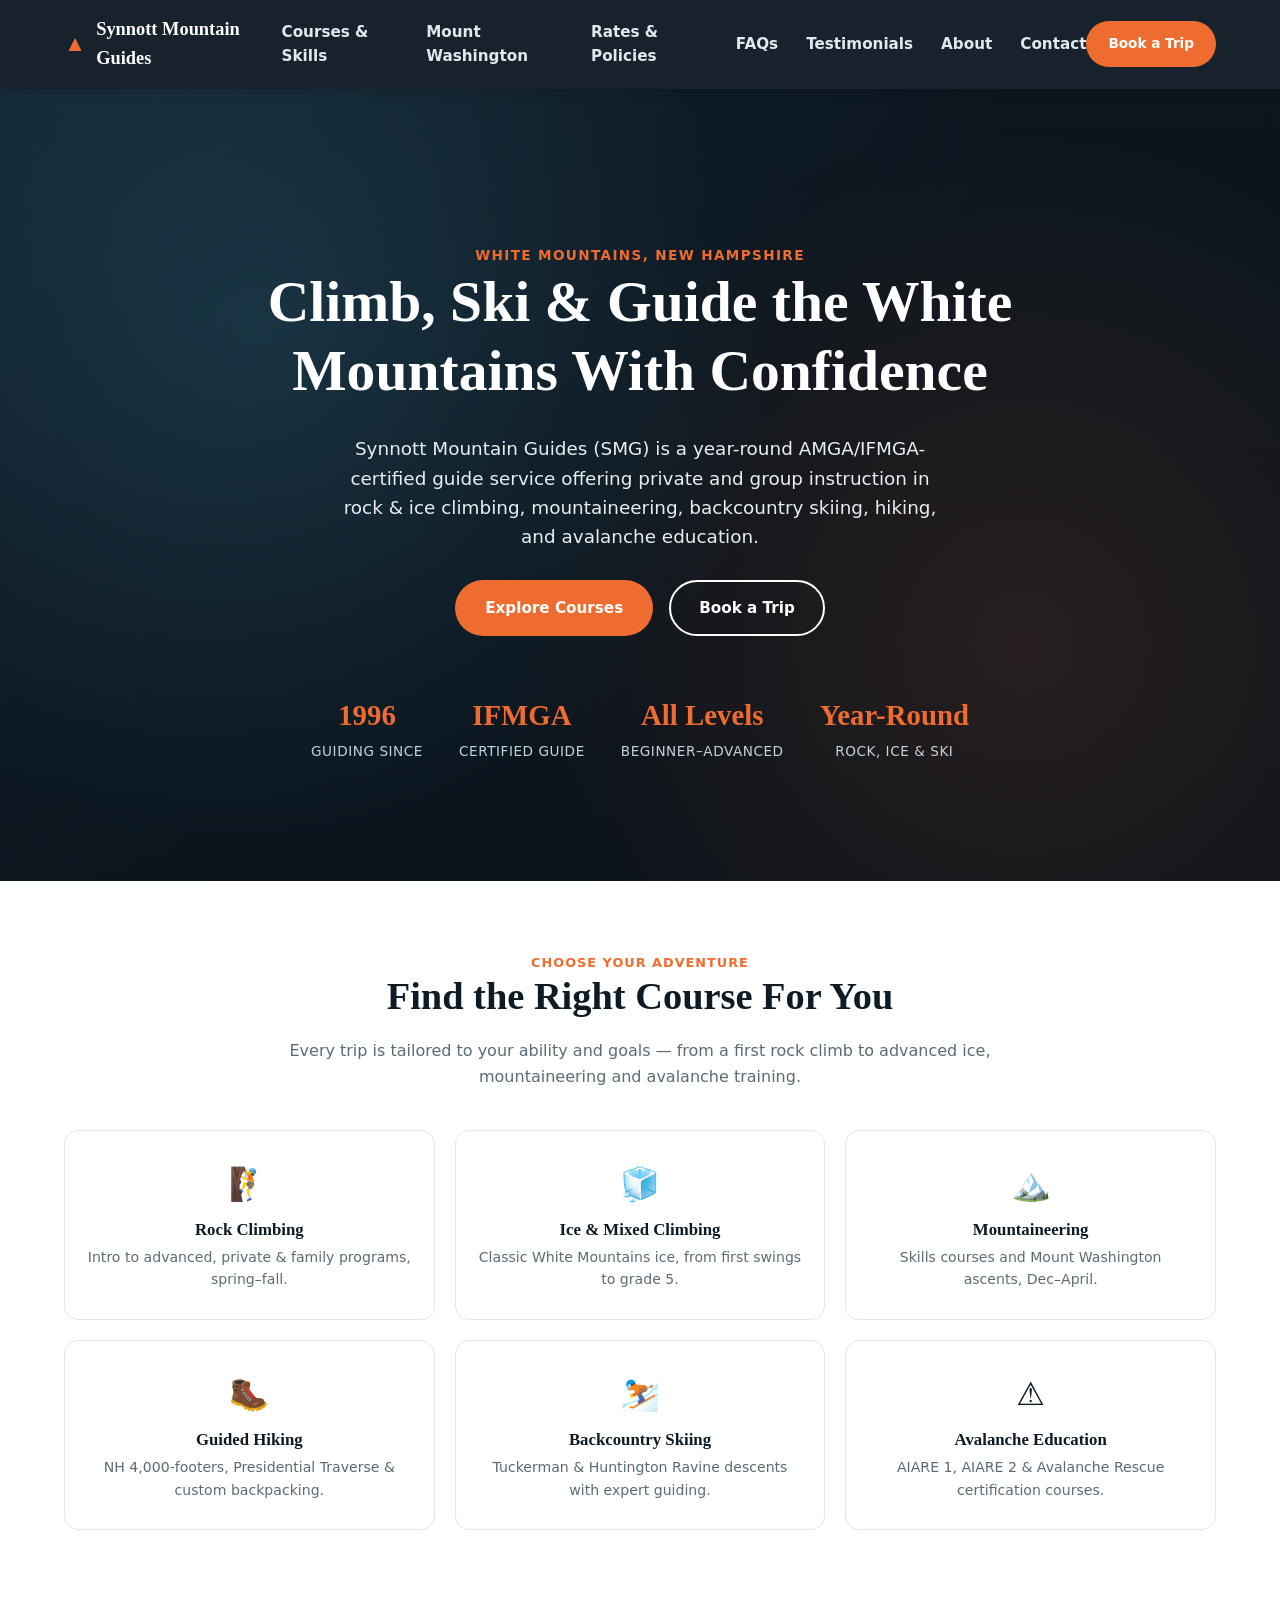
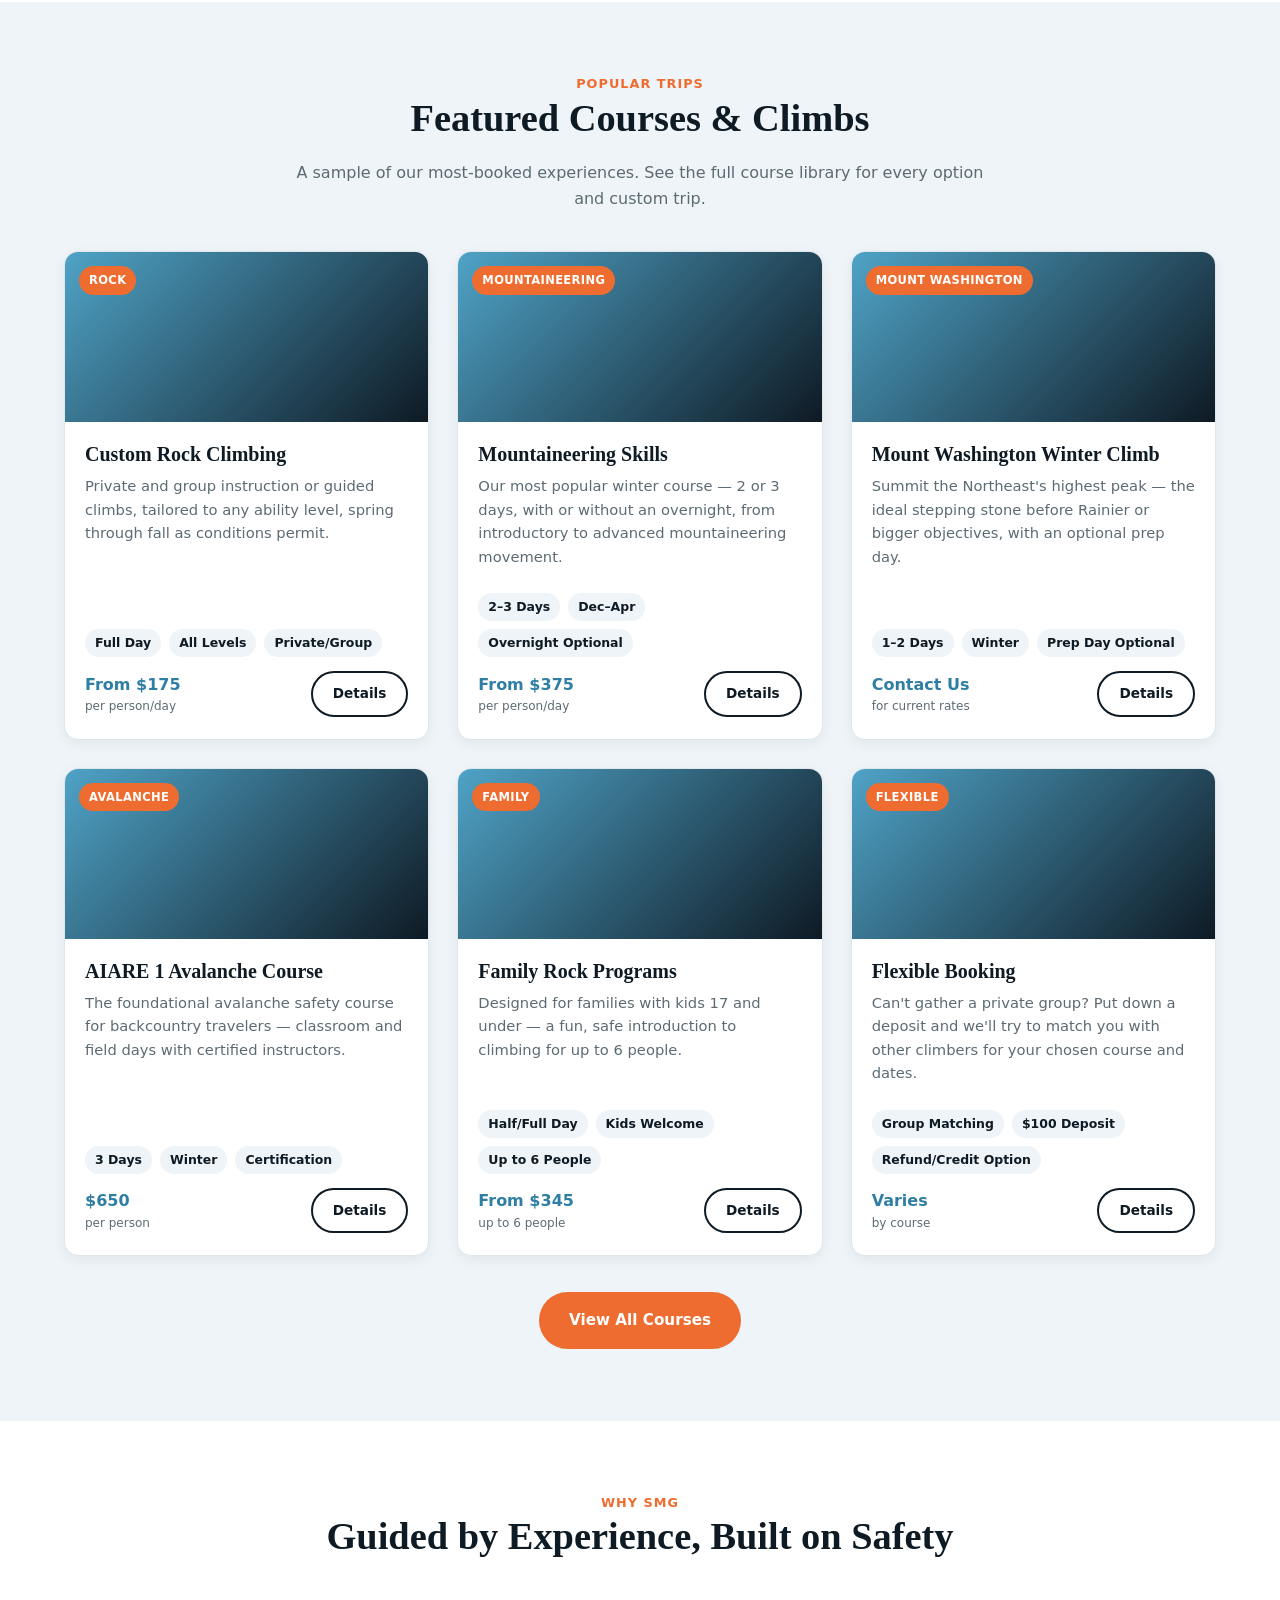
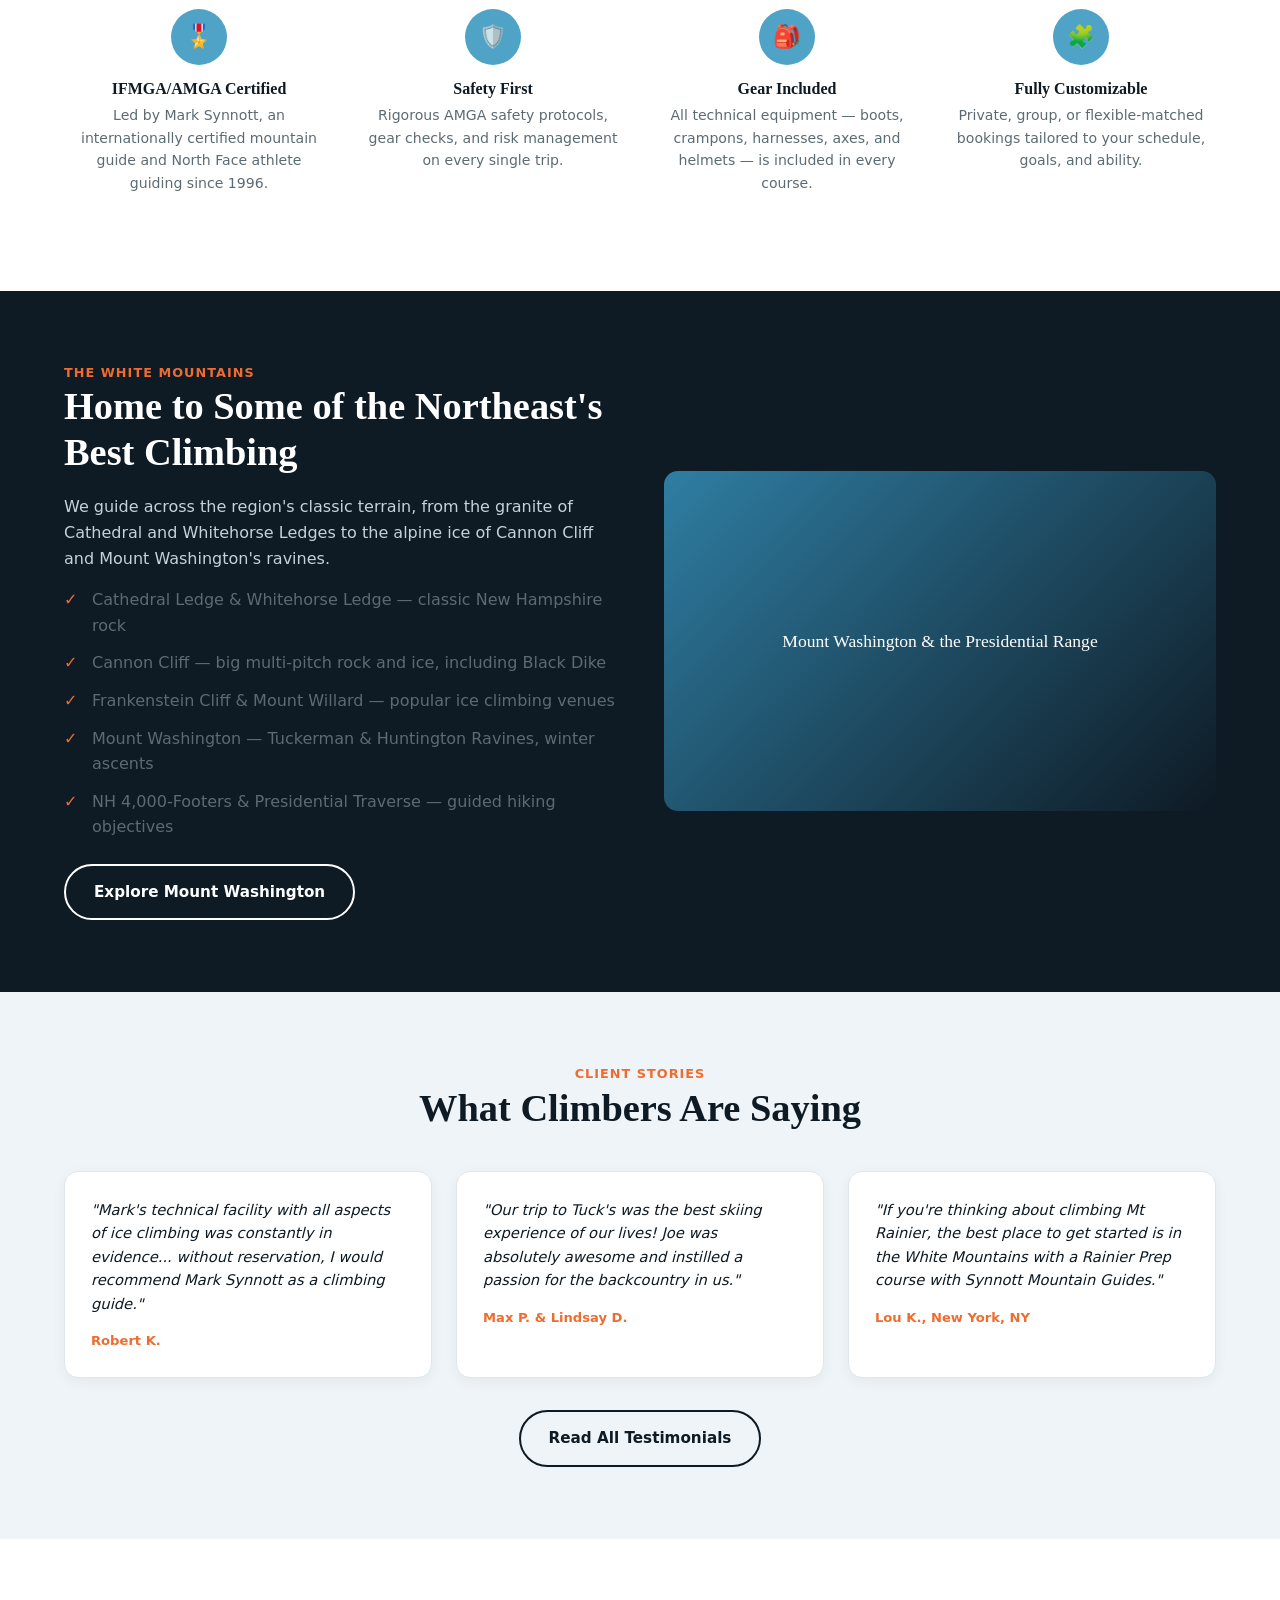
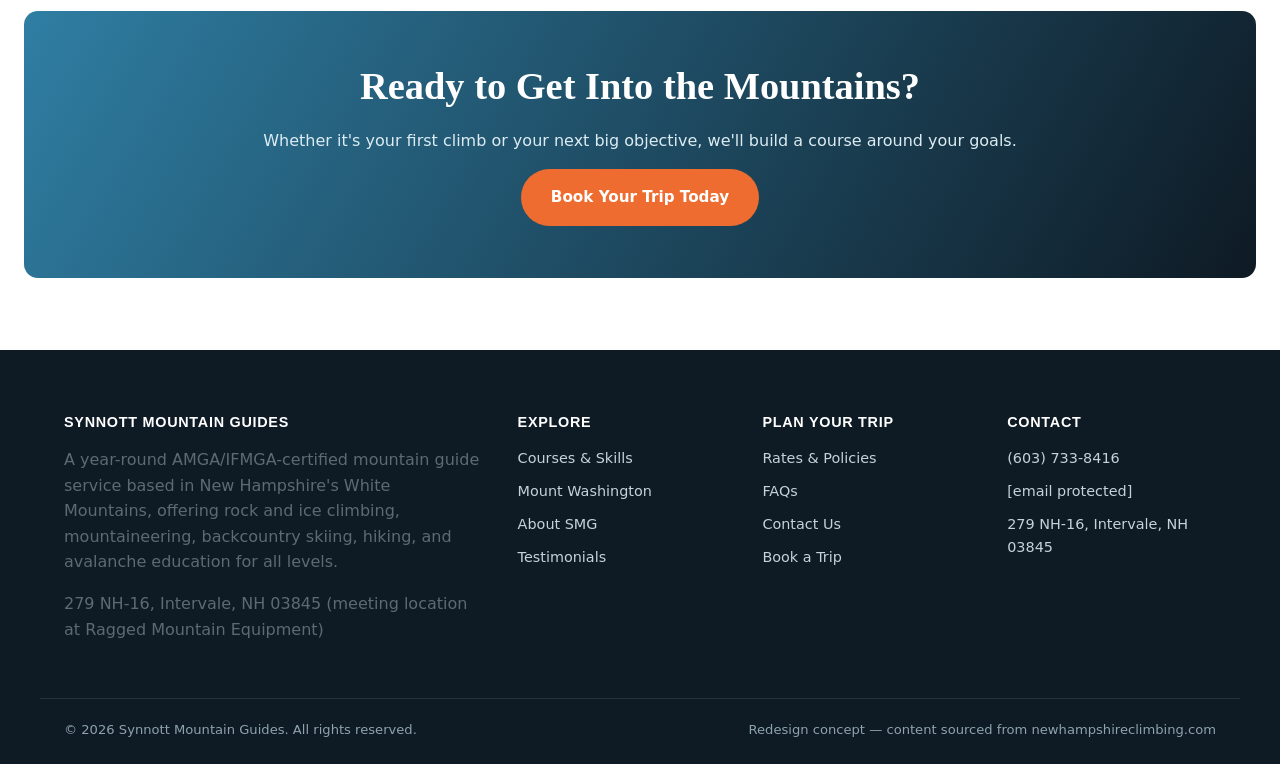
<file: index.html>
<!DOCTYPE html>
<html lang="en">
<head>
<meta charset="UTF-8">
<meta name="viewport" content="width=device-width, initial-scale=1.0">
<title>Synnott Mountain Guides | New Hampshire Climbing, Mountaineering & Skiing</title>
<meta name="description" content="Synnott Mountain Guides offers private and group climbing, mountaineering, backcountry skiing, hiking, and avalanche education in New Hampshire's White Mountains.">
<link rel="stylesheet" href="css/styles.css">
</head>
<body>
<a href="#main" class="skip-link">Skip to content</a>
<header>
  <nav class="nav">
    <a href="index.html" class="logo"><span class="peak">▲</span> Synnott Mountain Guides</a>
    <button class="menu-toggle" aria-label="Toggle menu">☰</button>
    <div class="nav-links">
      <a href="courses.html">Courses & Skills</a>
      <a href="mount-washington.html">Mount Washington</a>
      <a href="rates-policies.html">Rates & Policies</a>
      <a href="faqs.html">FAQs</a>
      <a href="testimonials.html">Testimonials</a>
      <a href="about.html">About</a>
      <a href="contact.html">Contact</a>
    </div>
    <div class="nav-cta">
      <a href="contact.html#book" class="btn btn-primary btn-sm">Book a Trip</a>
    </div>
  </nav>
</header>
<main id="main">
<section class="hero">
  <div class="hero-content">
    <div class="eyebrow">White Mountains, New Hampshire</div>
    <h1>Climb, Ski & Guide the White Mountains With Confidence</h1>
    <p class="lead">Synnott Mountain Guides (SMG) is a year-round AMGA/IFMGA-certified guide service offering private and group instruction in rock &amp; ice climbing, mountaineering, backcountry skiing, hiking, and avalanche education.</p>
    <div class="hero-actions">
      <a href="courses.html" class="btn btn-primary">Explore Courses</a>
      <a href="contact.html#book" class="btn btn-outline">Book a Trip</a>
    </div>
    <div class="hero-stats">
      <div><strong>1996</strong><span>Guiding Since</span></div>
      <div><strong>IFMGA</strong><span>Certified Guide</span></div>
      <div><strong>All Levels</strong><span>Beginner–Advanced</span></div>
      <div><strong>Year-Round</strong><span>Rock, Ice & Ski</span></div>
    </div>
  </div>
</section>

<section class="section">
  <div class="wrap">
    <div class="section-head">
      <div class="eyebrow">Choose Your Adventure</div>
      <h2>Find the Right Course For You</h2>
      <p>Every trip is tailored to your ability and goals — from a first rock climb to advanced ice, mountaineering and avalanche training.</p>
    </div>
    <div class="activity-grid">
      <div class="activity-card"><div class="icon">🧗</div><h3>Rock Climbing</h3><p>Intro to advanced, private &amp; family programs, spring–fall.</p></div>
      <div class="activity-card"><div class="icon">🧊</div><h3>Ice & Mixed Climbing</h3><p>Classic White Mountains ice, from first swings to grade 5.</p></div>
      <div class="activity-card"><div class="icon">🏔️</div><h3>Mountaineering</h3><p>Skills courses and Mount Washington ascents, Dec–April.</p></div>
      <div class="activity-card"><div class="icon">🥾</div><h3>Guided Hiking</h3><p>NH 4,000-footers, Presidential Traverse &amp; custom backpacking.</p></div>
      <div class="activity-card"><div class="icon">⛷️</div><h3>Backcountry Skiing</h3><p>Tuckerman &amp; Huntington Ravine descents with expert guiding.</p></div>
      <div class="activity-card"><div class="icon">⚠️</div><h3>Avalanche Education</h3><p>AIARE 1, AIARE 2 &amp; Avalanche Rescue certification courses.</p></div>
    </div>
  </div>
</section>

<section class="section bg-alt">
  <div class="wrap">
    <div class="section-head">
      <div class="eyebrow">Popular Trips</div>
      <h2>Featured Courses & Climbs</h2>
      <p>A sample of our most-booked experiences. See the full course library for every option and custom trip.</p>
    </div>
    <div class="trip-grid">
      <div class="trip-card">
        <div class="trip-img"><span>Rock</span></div>
        <div class="trip-body">
          <h3>Custom Rock Climbing</h3>
          <p>Private and group instruction or guided climbs, tailored to any ability level, spring through fall as conditions permit.</p>
          <div class="trip-meta"><span>Full Day</span><span>All Levels</span><span>Private/Group</span></div>
          <div class="trip-footer"><div class="trip-price">From $175<small>per person/day</small></div><a href="courses.html#rock" class="btn btn-outline-dark btn-sm">Details</a></div>
        </div>
      </div>
      <div class="trip-card">
        <div class="trip-img"><span>Mountaineering</span></div>
        <div class="trip-body">
          <h3>Mountaineering Skills</h3>
          <p>Our most popular winter course — 2 or 3 days, with or without an overnight, from introductory to advanced mountaineering movement.</p>
          <div class="trip-meta"><span>2–3 Days</span><span>Dec–Apr</span><span>Overnight Optional</span></div>
          <div class="trip-footer"><div class="trip-price">From $375<small>per person/day</small></div><a href="courses.html#mountaineering" class="btn btn-outline-dark btn-sm">Details</a></div>
        </div>
      </div>
      <div class="trip-card">
        <div class="trip-img"><span>Mount Washington</span></div>
        <div class="trip-body">
          <h3>Mount Washington Winter Climb</h3>
          <p>Summit the Northeast's highest peak — the ideal stepping stone before Rainier or bigger objectives, with an optional prep day.</p>
          <div class="trip-meta"><span>1–2 Days</span><span>Winter</span><span>Prep Day Optional</span></div>
          <div class="trip-footer"><div class="trip-price">Contact Us<small>for current rates</small></div><a href="mount-washington.html" class="btn btn-outline-dark btn-sm">Details</a></div>
        </div>
      </div>
      <div class="trip-card">
        <div class="trip-img"><span>Avalanche</span></div>
        <div class="trip-body">
          <h3>AIARE 1 Avalanche Course</h3>
          <p>The foundational avalanche safety course for backcountry travelers — classroom and field days with certified instructors.</p>
          <div class="trip-meta"><span>3 Days</span><span>Winter</span><span>Certification</span></div>
          <div class="trip-footer"><div class="trip-price">$650<small>per person</small></div><a href="courses.html#avalanche" class="btn btn-outline-dark btn-sm">Details</a></div>
        </div>
      </div>
      <div class="trip-card">
        <div class="trip-img"><span>Family</span></div>
        <div class="trip-body">
          <h3>Family Rock Programs</h3>
          <p>Designed for families with kids 17 and under — a fun, safe introduction to climbing for up to 6 people.</p>
          <div class="trip-meta"><span>Half/Full Day</span><span>Kids Welcome</span><span>Up to 6 People</span></div>
          <div class="trip-footer"><div class="trip-price">From $345<small>up to 6 people</small></div><a href="courses.html#family" class="btn btn-outline-dark btn-sm">Details</a></div>
        </div>
      </div>
      <div class="trip-card">
        <div class="trip-img"><span>Flexible</span></div>
        <div class="trip-body">
          <h3>Flexible Booking</h3>
          <p>Can't gather a private group? Put down a deposit and we'll try to match you with other climbers for your chosen course and dates.</p>
          <div class="trip-meta"><span>Group Matching</span><span>$100 Deposit</span><span>Refund/Credit Option</span></div>
          <div class="trip-footer"><div class="trip-price">Varies<small>by course</small></div><a href="courses.html#flexible" class="btn btn-outline-dark btn-sm">Details</a></div>
        </div>
      </div>
    </div>
    <div style="text-align:center;margin-top:36px;"><a href="courses.html" class="btn btn-primary">View All Courses</a></div>
  </div>
</section>

<section class="section">
  <div class="wrap">
    <div class="section-head">
      <div class="eyebrow">Why SMG</div>
      <h2>Guided by Experience, Built on Safety</h2>
    </div>
    <div class="feature-grid">
      <div class="feature"><div class="icon">🎖️</div><h3>IFMGA/AMGA Certified</h3><p>Led by Mark Synnott, an internationally certified mountain guide and North Face athlete guiding since 1996.</p></div>
      <div class="feature"><div class="icon">🛡️</div><h3>Safety First</h3><p>Rigorous AMGA safety protocols, gear checks, and risk management on every single trip.</p></div>
      <div class="feature"><div class="icon">🎒</div><h3>Gear Included</h3><p>All technical equipment — boots, crampons, harnesses, axes, and helmets — is included in every course.</p></div>
      <div class="feature"><div class="icon">🧩</div><h3>Fully Customizable</h3><p>Private, group, or flexible-matched bookings tailored to your schedule, goals, and ability.</p></div>
    </div>
  </div>
</section>

<section class="section bg-dark">
  <div class="wrap split">
    <div>
      <div class="eyebrow" style="color:var(--orange);text-transform:uppercase;font-weight:700;letter-spacing:.08em;font-size:.8rem;">The White Mountains</div>
      <h2 style="color:#fff;">Home to Some of the Northeast's Best Climbing</h2>
      <p>We guide across the region's classic terrain, from the granite of Cathedral and Whitehorse Ledges to the alpine ice of Cannon Cliff and Mount Washington's ravines.</p>
      <ul>
        <li>Cathedral Ledge & Whitehorse Ledge — classic New Hampshire rock</li>
        <li>Cannon Cliff — big multi-pitch rock and ice, including Black Dike</li>
        <li>Frankenstein Cliff & Mount Willard — popular ice climbing venues</li>
        <li>Mount Washington — Tuckerman & Huntington Ravines, winter ascents</li>
        <li>NH 4,000-Footers & Presidential Traverse — guided hiking objectives</li>
      </ul>
      <a href="mount-washington.html" class="btn btn-outline">Explore Mount Washington</a>
    </div>
    <div class="split-media">Mount Washington &amp; the Presidential Range</div>
  </div>
</section>

<section class="section bg-alt">
  <div class="wrap">
    <div class="section-head">
      <div class="eyebrow">Client Stories</div>
      <h2>What Climbers Are Saying</h2>
    </div>
    <div class="testi-grid">
      <div class="testi-card"><p>"Mark's technical facility with all aspects of ice climbing was constantly in evidence... without reservation, I would recommend Mark Synnott as a climbing guide."</p><div class="who">Robert K.</div></div>
      <div class="testi-card"><p>"Our trip to Tuck's was the best skiing experience of our lives! Joe was absolutely awesome and instilled a passion for the backcountry in us."</p><div class="who">Max P. & Lindsay D.</div></div>
      <div class="testi-card"><p>"If you're thinking about climbing Mt Rainier, the best place to get started is in the White Mountains with a Rainier Prep course with Synnott Mountain Guides."</p><div class="who">Lou K., New York, NY</div></div>
    </div>
    <div style="text-align:center;margin-top:32px;"><a href="testimonials.html" class="btn btn-outline-dark">Read All Testimonials</a></div>
  </div>
</section>

<section class="section">
  <div class="cta-banner">
    <h2>Ready to Get Into the Mountains?</h2>
    <p>Whether it's your first climb or your next big objective, we'll build a course around your goals.</p>
    <a href="contact.html#book" class="btn btn-primary">Book Your Trip Today</a>
  </div>
</section>
</main><footer>
  <div class="wrap">
    <div class="footer-grid">
      <div>
        <h4>Synnott Mountain Guides</h4>
        <p>A year-round AMGA/IFMGA-certified mountain guide service based in New Hampshire's White Mountains, offering rock and ice climbing, mountaineering, backcountry skiing, hiking, and avalanche education for all levels.</p>
        <p>279 NH-16, Intervale, NH 03845 (meeting location at Ragged Mountain Equipment)</p>
      </div>
      <div>
        <h4>Explore</h4>
        <ul>
          <li><a href="courses.html">Courses & Skills</a></li>
          <li><a href="mount-washington.html">Mount Washington</a></li>
          <li><a href="about.html">About SMG</a></li>
          <li><a href="testimonials.html">Testimonials</a></li>
        </ul>
      </div>
      <div>
        <h4>Plan Your Trip</h4>
        <ul>
          <li><a href="rates-policies.html">Rates & Policies</a></li>
          <li><a href="faqs.html">FAQs</a></li>
          <li><a href="contact.html">Contact Us</a></li>
          <li><a href="contact.html#book">Book a Trip</a></li>
        </ul>
      </div>
      <div>
        <h4>Contact</h4>
        <ul>
          <li>(603) 733-8416</li>
          <li><a href="mailto:[email protected]">[email protected]</a></li>
          <li>279 NH-16, Intervale, NH 03845</li>
        </ul>
      </div>
    </div>
  </div>
  <div class="footer-bottom">
    <span>&copy; 2026 Synnott Mountain Guides. All rights reserved.</span>
    <span>Redesign concept — content sourced from newhampshireclimbing.com</span>
  </div>
</footer>
<div class="sticky-book">
  <strong>Ready to climb?</strong>
  <a href="contact.html#book" class="btn btn-primary btn-sm">Book a Trip</a>
</div>
<script src="js/main.js"></script>
</body></html>
</file>
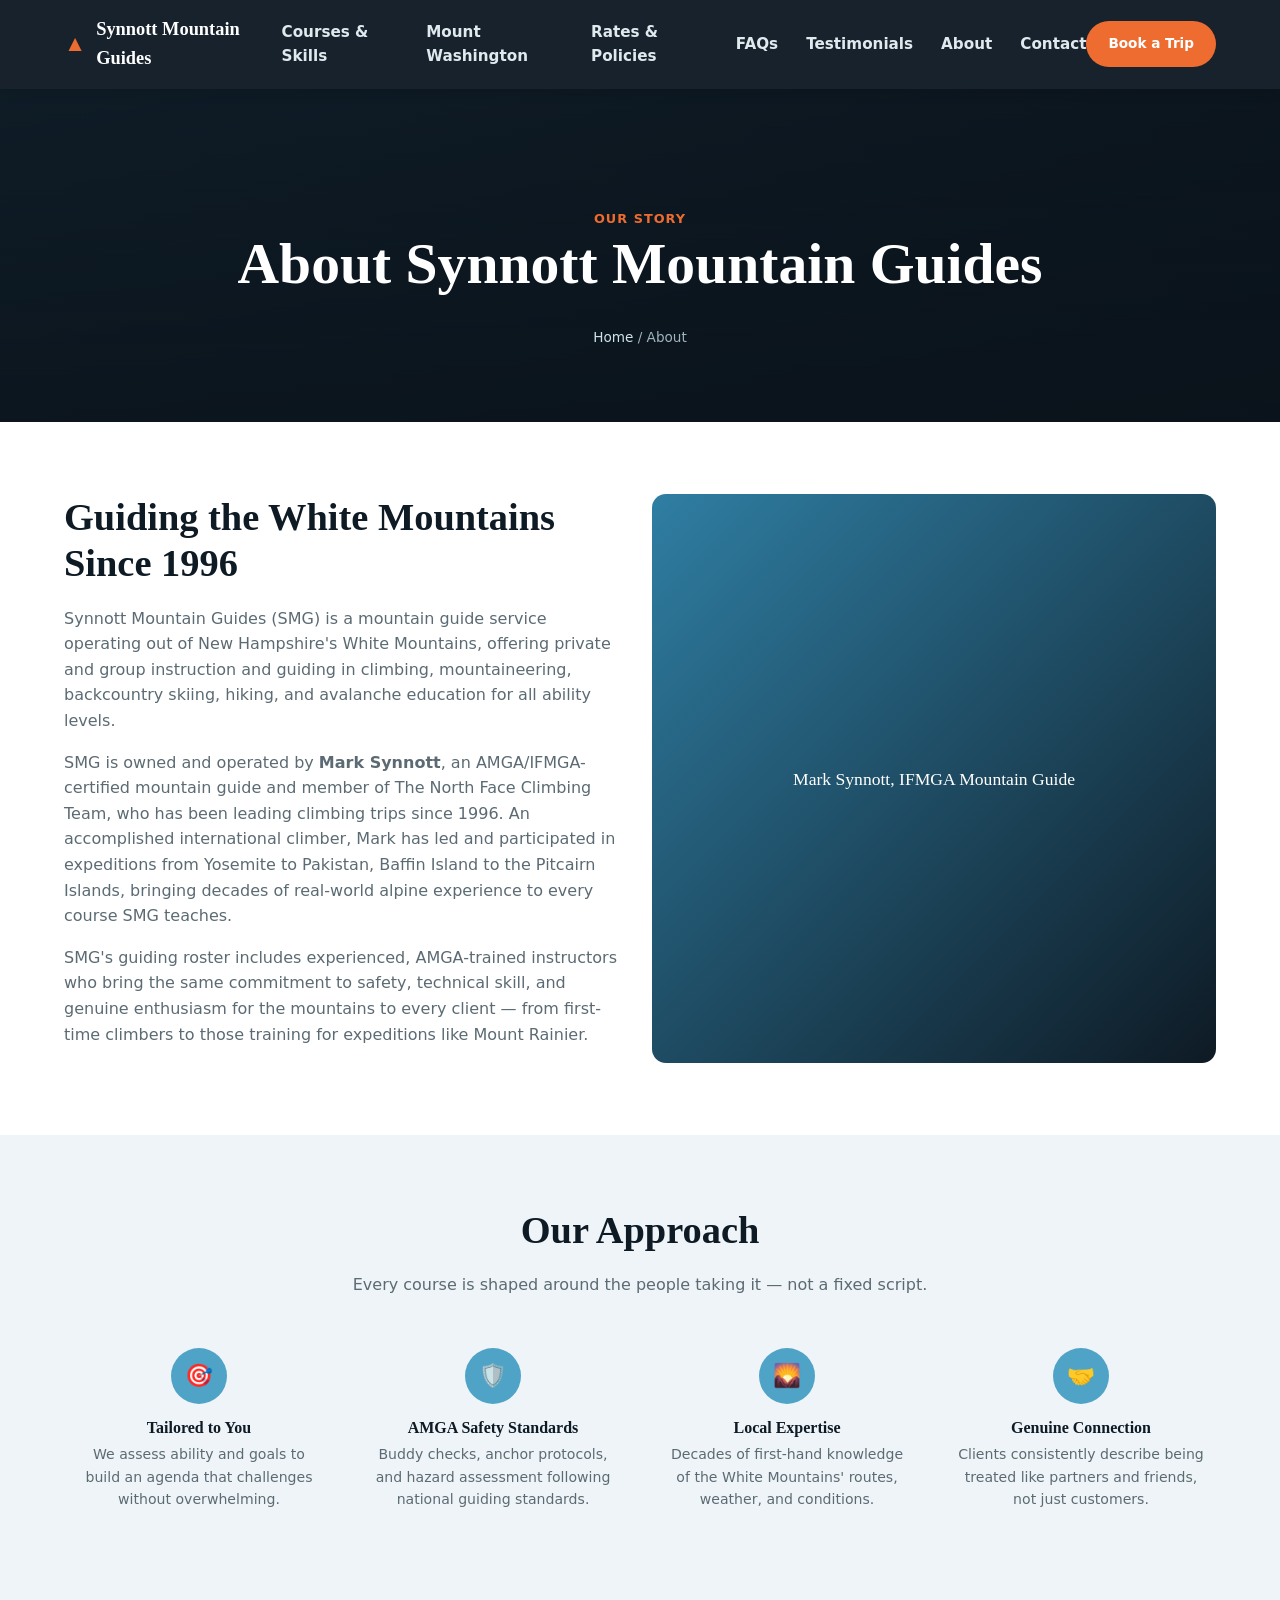
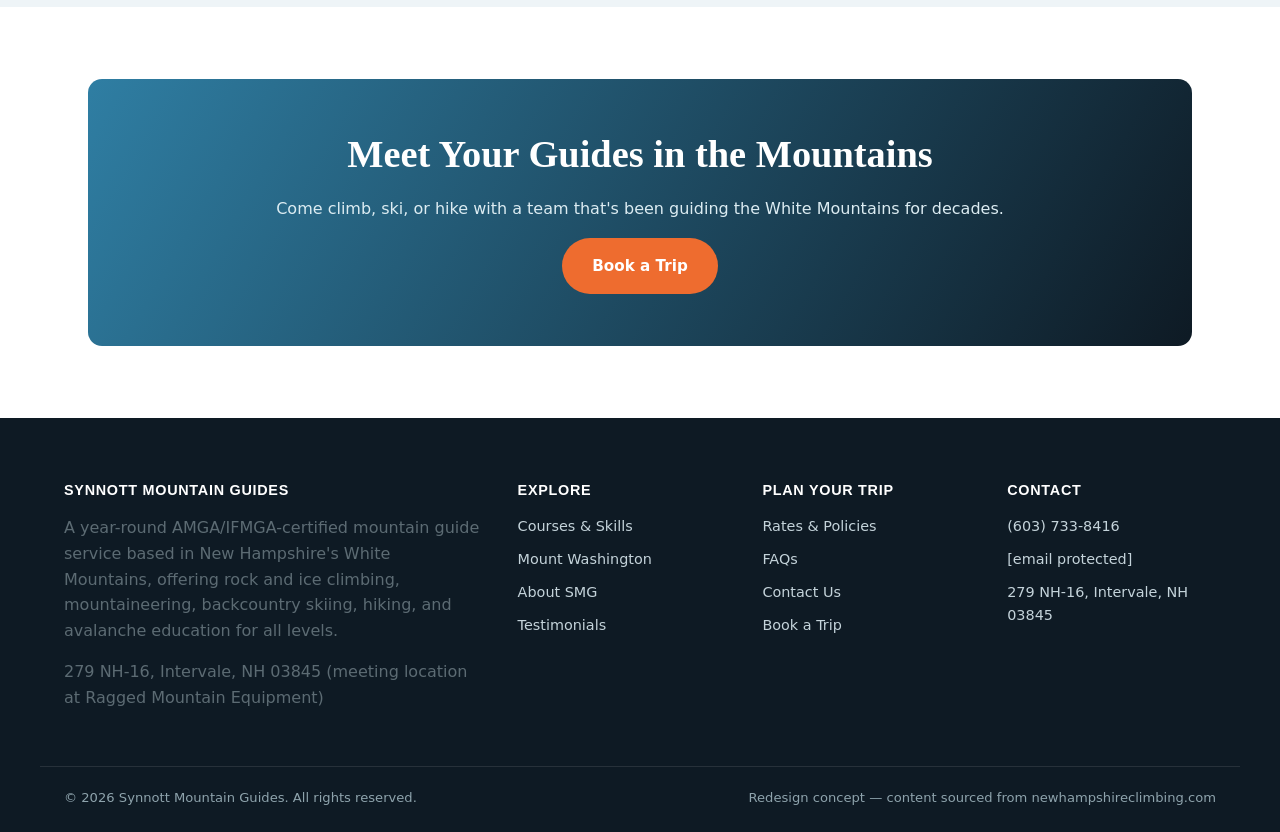
<file: about.html>
<!DOCTYPE html>
<html lang="en">
<head>
<meta charset="UTF-8">
<meta name="viewport" content="width=device-width, initial-scale=1.0">
<title>About | Synnott Mountain Guides</title>
<meta name="description" content="Learn about Synnott Mountain Guides, led by AMGA/IFMGA-certified guide Mark Synnott, guiding New Hampshire's White Mountains since 1996.">
<link rel="stylesheet" href="css/styles.css">
</head>
<body>
<a href="#main" class="skip-link">Skip to content</a>
<header>
  <nav class="nav">
    <a href="index.html" class="logo"><span class="peak">▲</span> Synnott Mountain Guides</a>
    <button class="menu-toggle" aria-label="Toggle menu">☰</button>
    <div class="nav-links">
      <a href="courses.html">Courses & Skills</a>
      <a href="mount-washington.html">Mount Washington</a>
      <a href="rates-policies.html">Rates & Policies</a>
      <a href="faqs.html">FAQs</a>
      <a href="testimonials.html">Testimonials</a>
      <a href="about.html">About</a>
      <a href="contact.html">Contact</a>
    </div>
    <div class="nav-cta">
      <a href="contact.html#book" class="btn btn-primary btn-sm">Book a Trip</a>
    </div>
  </nav>
</header>
<main id="main">
<section class="page-hero">
  <div class="eyebrow">Our Story</div>
  <h1>About Synnott Mountain Guides</h1>
  <p class="breadcrumb"><a href="index.html">Home</a> / About</p>
</section>

<section class="section">
  <div class="wrap grid-2">
    <div>
      <h2>Guiding the White Mountains Since 1996</h2>
      <p>Synnott Mountain Guides (SMG) is a mountain guide service operating out of New Hampshire's White Mountains, offering private and group instruction and guiding in climbing, mountaineering, backcountry skiing, hiking, and avalanche education for all ability levels.</p>
      <p>SMG is owned and operated by <strong>Mark Synnott</strong>, an AMGA/IFMGA-certified mountain guide and member of The North Face Climbing Team, who has been leading climbing trips since 1996. An accomplished international climber, Mark has led and participated in expeditions from Yosemite to Pakistan, Baffin Island to the Pitcairn Islands, bringing decades of real-world alpine experience to every course SMG teaches.</p>
      <p>SMG's guiding roster includes experienced, AMGA-trained instructors who bring the same commitment to safety, technical skill, and genuine enthusiasm for the mountains to every client — from first-time climbers to those training for expeditions like Mount Rainier.</p>
    </div>
    <div class="split-media">Mark Synnott, IFMGA Mountain Guide</div>
  </div>
</section>

<section class="section bg-alt">
  <div class="wrap">
    <div class="section-head">
      <h2>Our Approach</h2>
      <p>Every course is shaped around the people taking it — not a fixed script.</p>
    </div>
    <div class="feature-grid">
      <div class="feature"><div class="icon">🎯</div><h3>Tailored to You</h3><p>We assess ability and goals to build an agenda that challenges without overwhelming.</p></div>
      <div class="feature"><div class="icon">🛡️</div><h3>AMGA Safety Standards</h3><p>Buddy checks, anchor protocols, and hazard assessment following national guiding standards.</p></div>
      <div class="feature"><div class="icon">🌄</div><h3>Local Expertise</h3><p>Decades of first-hand knowledge of the White Mountains' routes, weather, and conditions.</p></div>
      <div class="feature"><div class="icon">🤝</div><h3>Genuine Connection</h3><p>Clients consistently describe being treated like partners and friends, not just customers.</p></div>
    </div>
  </div>
</section>

<section class="section">
  <div class="wrap">
    <div class="cta-banner">
      <h2>Meet Your Guides in the Mountains</h2>
      <p>Come climb, ski, or hike with a team that's been guiding the White Mountains for decades.</p>
      <a href="contact.html#book" class="btn btn-primary">Book a Trip</a>
    </div>
  </div>
</section>
</main><footer>
  <div class="wrap">
    <div class="footer-grid">
      <div>
        <h4>Synnott Mountain Guides</h4>
        <p>A year-round AMGA/IFMGA-certified mountain guide service based in New Hampshire's White Mountains, offering rock and ice climbing, mountaineering, backcountry skiing, hiking, and avalanche education for all levels.</p>
        <p>279 NH-16, Intervale, NH 03845 (meeting location at Ragged Mountain Equipment)</p>
      </div>
      <div>
        <h4>Explore</h4>
        <ul>
          <li><a href="courses.html">Courses & Skills</a></li>
          <li><a href="mount-washington.html">Mount Washington</a></li>
          <li><a href="about.html">About SMG</a></li>
          <li><a href="testimonials.html">Testimonials</a></li>
        </ul>
      </div>
      <div>
        <h4>Plan Your Trip</h4>
        <ul>
          <li><a href="rates-policies.html">Rates & Policies</a></li>
          <li><a href="faqs.html">FAQs</a></li>
          <li><a href="contact.html">Contact Us</a></li>
          <li><a href="contact.html#book">Book a Trip</a></li>
        </ul>
      </div>
      <div>
        <h4>Contact</h4>
        <ul>
          <li>(603) 733-8416</li>
          <li><a href="mailto:[email protected]">[email protected]</a></li>
          <li>279 NH-16, Intervale, NH 03845</li>
        </ul>
      </div>
    </div>
  </div>
  <div class="footer-bottom">
    <span>&copy; 2026 Synnott Mountain Guides. All rights reserved.</span>
    <span>Redesign concept — content sourced from newhampshireclimbing.com</span>
  </div>
</footer>
<div class="sticky-book">
  <strong>Ready to climb?</strong>
  <a href="contact.html#book" class="btn btn-primary btn-sm">Book a Trip</a>
</div>
<script src="js/main.js"></script>
</body></html>
</file>
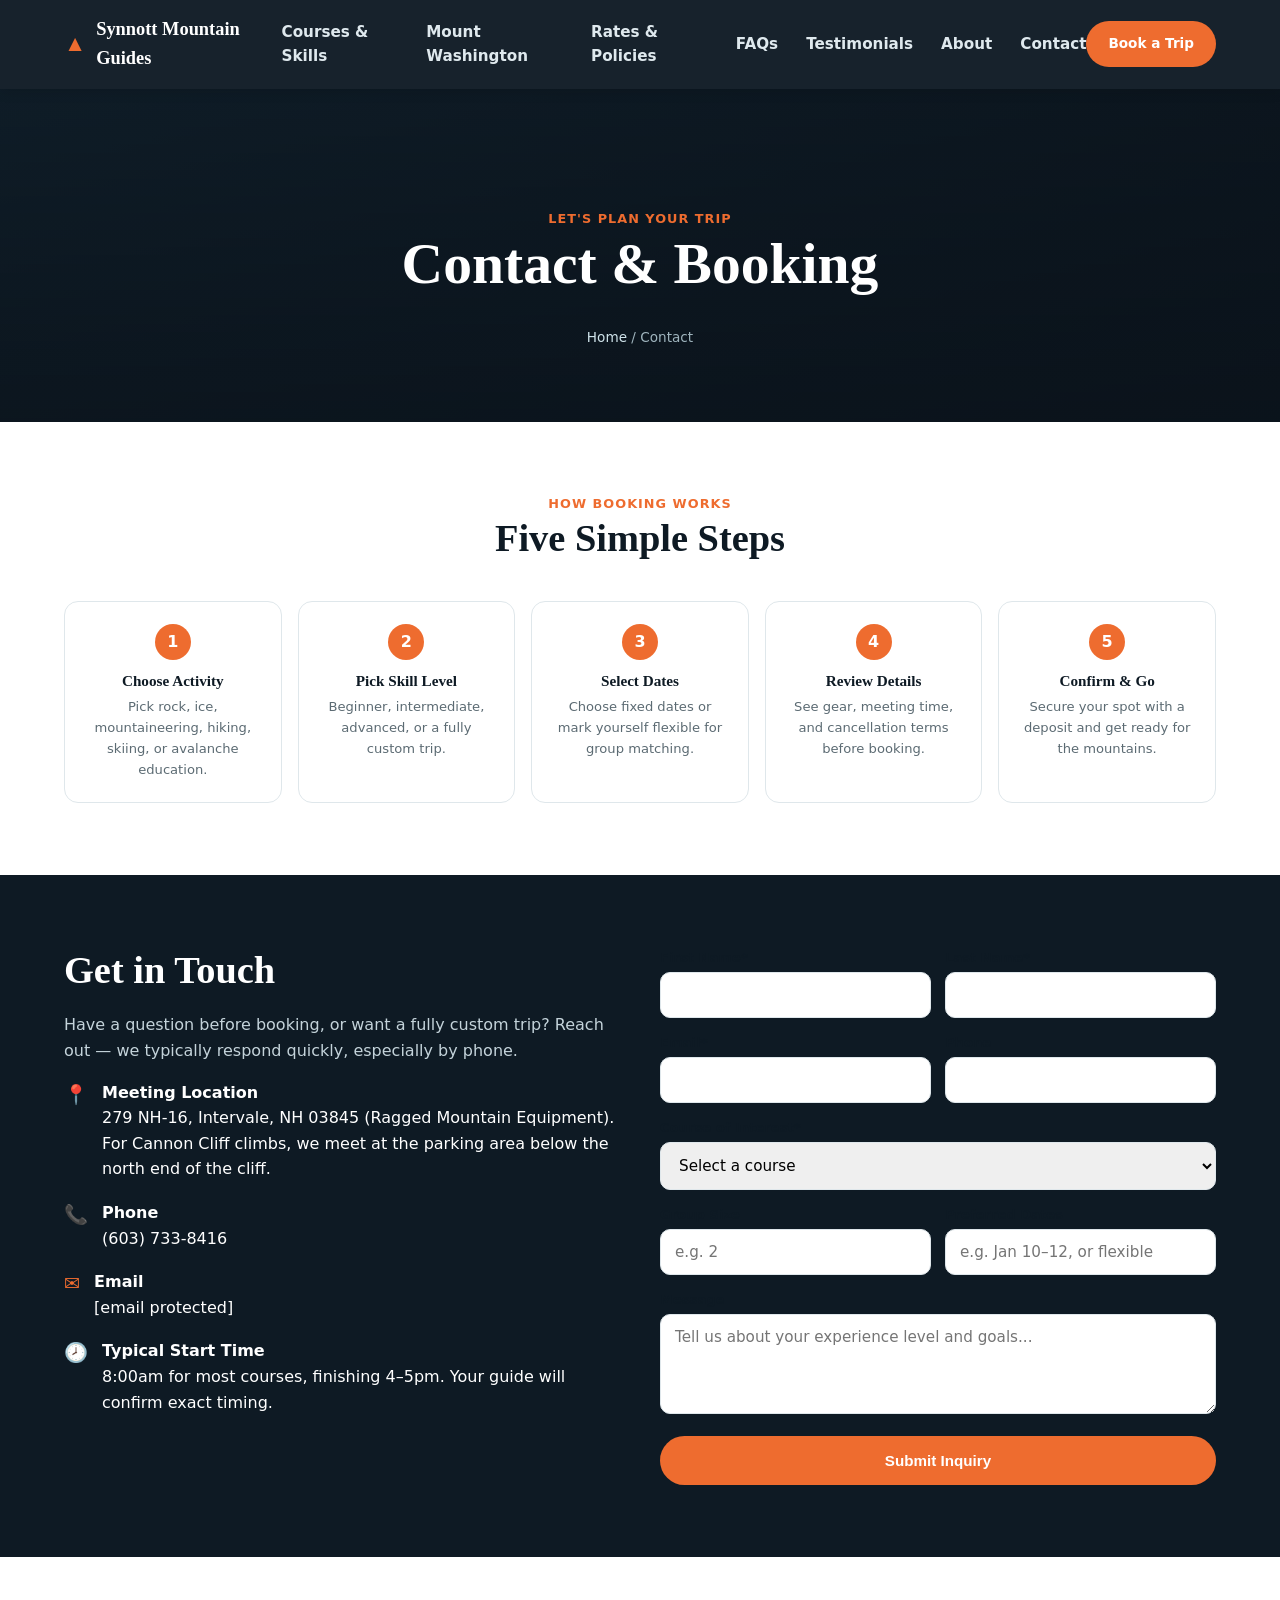
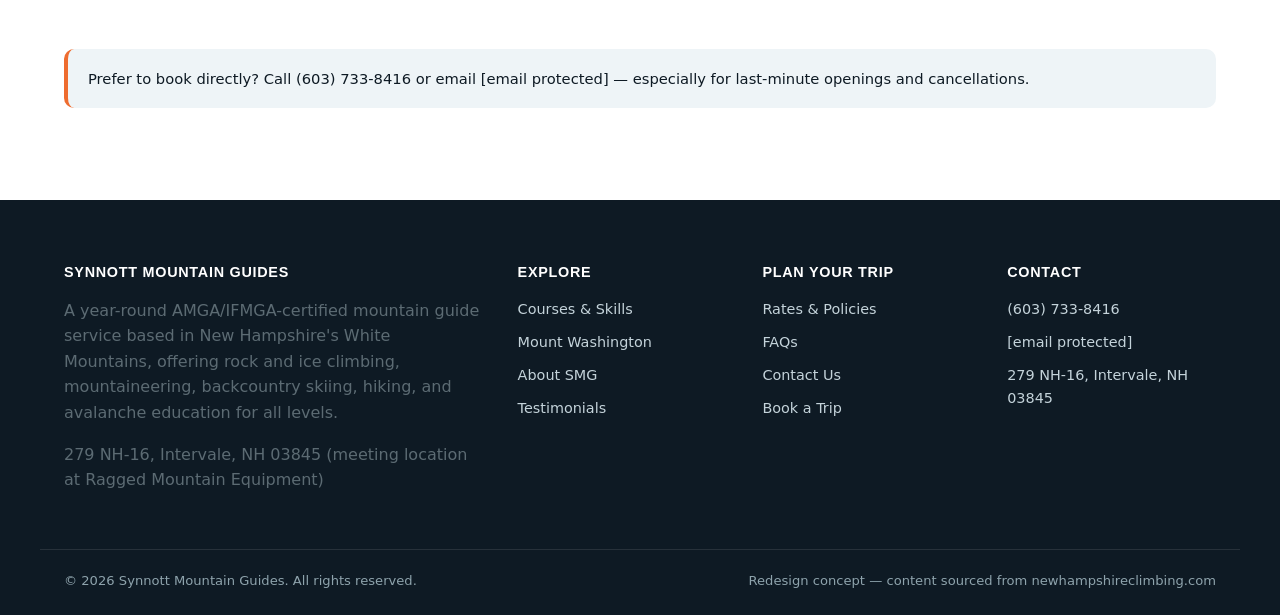
<file: contact.html>
<!DOCTYPE html>
<html lang="en">
<head>
<meta charset="UTF-8">
<meta name="viewport" content="width=device-width, initial-scale=1.0">
<title>Contact & Booking | Synnott Mountain Guides</title>
<meta name="description" content="Contact Synnott Mountain Guides or book your climbing, mountaineering, hiking, skiing, or avalanche course in New Hampshire's White Mountains.">
<link rel="stylesheet" href="css/styles.css">
</head>
<body>
<a href="#main" class="skip-link">Skip to content</a>
<header>
  <nav class="nav">
    <a href="index.html" class="logo"><span class="peak">▲</span> Synnott Mountain Guides</a>
    <button class="menu-toggle" aria-label="Toggle menu">☰</button>
    <div class="nav-links">
      <a href="courses.html">Courses & Skills</a>
      <a href="mount-washington.html">Mount Washington</a>
      <a href="rates-policies.html">Rates & Policies</a>
      <a href="faqs.html">FAQs</a>
      <a href="testimonials.html">Testimonials</a>
      <a href="about.html">About</a>
      <a href="contact.html">Contact</a>
    </div>
    <div class="nav-cta">
      <a href="contact.html#book" class="btn btn-primary btn-sm">Book a Trip</a>
    </div>
  </nav>
</header>
<main id="main">
<section class="page-hero">
  <div class="eyebrow">Let's Plan Your Trip</div>
  <h1>Contact & Booking</h1>
  <p class="breadcrumb"><a href="index.html">Home</a> / Contact</p>
</section>

<section class="section" id="book">
  <div class="wrap">
    <div class="section-head">
      <div class="eyebrow">How Booking Works</div>
      <h2>Five Simple Steps</h2>
    </div>
    <div class="steps">
      <div class="step"><div class="num">1</div><h4>Choose Activity</h4><p>Pick rock, ice, mountaineering, hiking, skiing, or avalanche education.</p></div>
      <div class="step"><div class="num">2</div><h4>Pick Skill Level</h4><p>Beginner, intermediate, advanced, or a fully custom trip.</p></div>
      <div class="step"><div class="num">3</div><h4>Select Dates</h4><p>Choose fixed dates or mark yourself flexible for group matching.</p></div>
      <div class="step"><div class="num">4</div><h4>Review Details</h4><p>See gear, meeting time, and cancellation terms before booking.</p></div>
      <div class="step"><div class="num">5</div><h4>Confirm & Go</h4><p>Secure your spot with a deposit and get ready for the mountains.</p></div>
    </div>
  </div>
</section>

<section class="section bg-dark">
  <div class="wrap contact-grid">
    <div class="contact-info">
      <h2 style="color:#fff;">Get in Touch</h2>
      <p>Have a question before booking, or want a fully custom trip? Reach out — we typically respond quickly, especially by phone.</p>
      <div class="item"><span class="ic">📍</span><div><strong>Meeting Location</strong><br>279 NH-16, Intervale, NH 03845 (Ragged Mountain Equipment). For Cannon Cliff climbs, we meet at the parking area below the north end of the cliff.</div></div>
      <div class="item"><span class="ic">📞</span><div><strong>Phone</strong><br><a href="tel:+16037338416">(603) 733-8416</a></div></div>
      <div class="item"><span class="ic">✉️</span><div><strong>Email</strong><br><a href="mailto:[email protected]">[email protected]</a></div></div>
      <div class="item"><span class="ic">🕗</span><div><strong>Typical Start Time</strong><br>8:00am for most courses, finishing 4–5pm. Your guide will confirm exact timing.</div></div>
    </div>
    <div>
      <form class="book-form" aria-label="Booking inquiry form">
        <div class="form-row">
          <div><label for="fname">First Name*</label><input id="fname" type="text" required></div>
          <div><label for="lname">Last Name*</label><input id="lname" type="text" required></div>
        </div>
        <div class="form-row">
          <div><label for="email">Email*</label><input id="email" type="email" required></div>
          <div><label for="phone">Phone</label><input id="phone" type="tel"></div>
        </div>
        <div>
          <label for="course">Course of Interest*</label>
          <select id="course" required>
            <option value="">Select a course</option>
            <option>Custom Rock Climbing</option>
            <option>Family Rock Programs</option>
            <option>Introductory Climbing</option>
            <option>Lead Climbing & Top-Rope Systems</option>
            <option>Self-Rescue Course</option>
            <option>Aid & Big-Wall Climbing</option>
            <option>Mountaineering Skills</option>
            <option>Ice & Mixed Climbing</option>
            <option>Mount Rainier Climbing Prep</option>
            <option>Mount Washington Winter Climb</option>
            <option>Mount Washington Observatory Overnight</option>
            <option>Guided Hikes / NH 4,000-Footers</option>
            <option>Presidential Traverse</option>
            <option>Custom Backpacking</option>
            <option>Tuckerman/Huntington Ravine Skiing</option>
            <option>AIARE 1</option>
            <option>AIARE 2</option>
            <option>AIARE Avalanche Rescue</option>
            <option>Flexible Booking (group matching)</option>
            <option>Custom / Other</option>
          </select>
        </div>
        <div class="form-row">
          <div><label for="groupsize">Group Size</label><input id="groupsize" type="number" min="1" placeholder="e.g. 2"></div>
          <div><label for="dates">Preferred Dates</label><input id="dates" type="text" placeholder="e.g. Jan 10–12, or flexible"></div>
        </div>
        <div>
          <label for="message">Message</label>
          <textarea id="message" rows="4" placeholder="Tell us about your experience level and goals..."></textarea>
        </div>
        <button type="submit" class="btn btn-primary" style="width:100%;">Submit Inquiry</button>
      </form>
    </div>
  </div>
</section>

<section class="section">
  <div class="wrap">
    <div class="callout">
      Prefer to book directly? Call <a href="tel:+16037338416">(603) 733-8416</a> or email <a href="mailto:[email protected]">[email protected]</a> — especially for last-minute openings and cancellations.
    </div>
  </div>
</section>
</main><footer>
  <div class="wrap">
    <div class="footer-grid">
      <div>
        <h4>Synnott Mountain Guides</h4>
        <p>A year-round AMGA/IFMGA-certified mountain guide service based in New Hampshire's White Mountains, offering rock and ice climbing, mountaineering, backcountry skiing, hiking, and avalanche education for all levels.</p>
        <p>279 NH-16, Intervale, NH 03845 (meeting location at Ragged Mountain Equipment)</p>
      </div>
      <div>
        <h4>Explore</h4>
        <ul>
          <li><a href="courses.html">Courses & Skills</a></li>
          <li><a href="mount-washington.html">Mount Washington</a></li>
          <li><a href="about.html">About SMG</a></li>
          <li><a href="testimonials.html">Testimonials</a></li>
        </ul>
      </div>
      <div>
        <h4>Plan Your Trip</h4>
        <ul>
          <li><a href="rates-policies.html">Rates & Policies</a></li>
          <li><a href="faqs.html">FAQs</a></li>
          <li><a href="contact.html">Contact Us</a></li>
          <li><a href="contact.html#book">Book a Trip</a></li>
        </ul>
      </div>
      <div>
        <h4>Contact</h4>
        <ul>
          <li>(603) 733-8416</li>
          <li><a href="mailto:[email protected]">[email protected]</a></li>
          <li>279 NH-16, Intervale, NH 03845</li>
        </ul>
      </div>
    </div>
  </div>
  <div class="footer-bottom">
    <span>&copy; 2026 Synnott Mountain Guides. All rights reserved.</span>
    <span>Redesign concept — content sourced from newhampshireclimbing.com</span>
  </div>
</footer>
<div class="sticky-book">
  <strong>Ready to climb?</strong>
  <a href="contact.html#book" class="btn btn-primary btn-sm">Book a Trip</a>
</div>
<script src="js/main.js"></script>
</body></html>
</file>
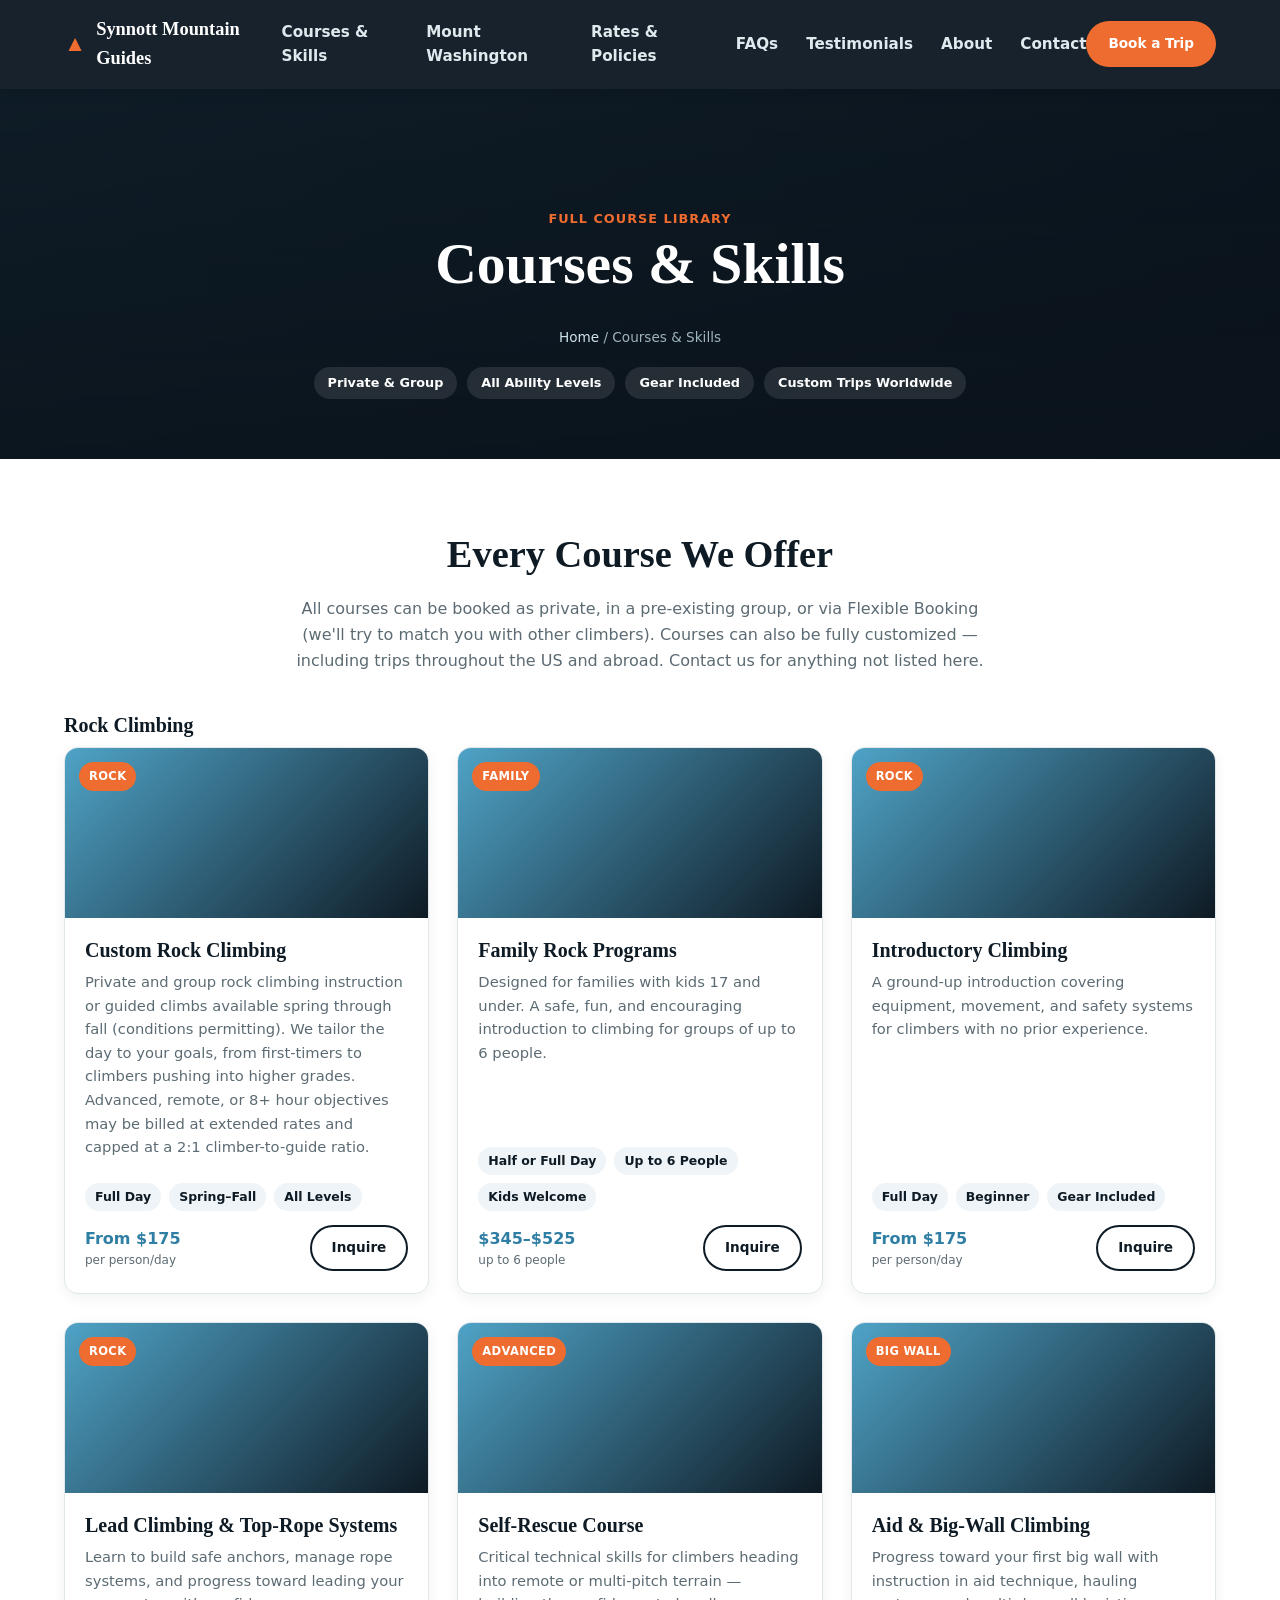
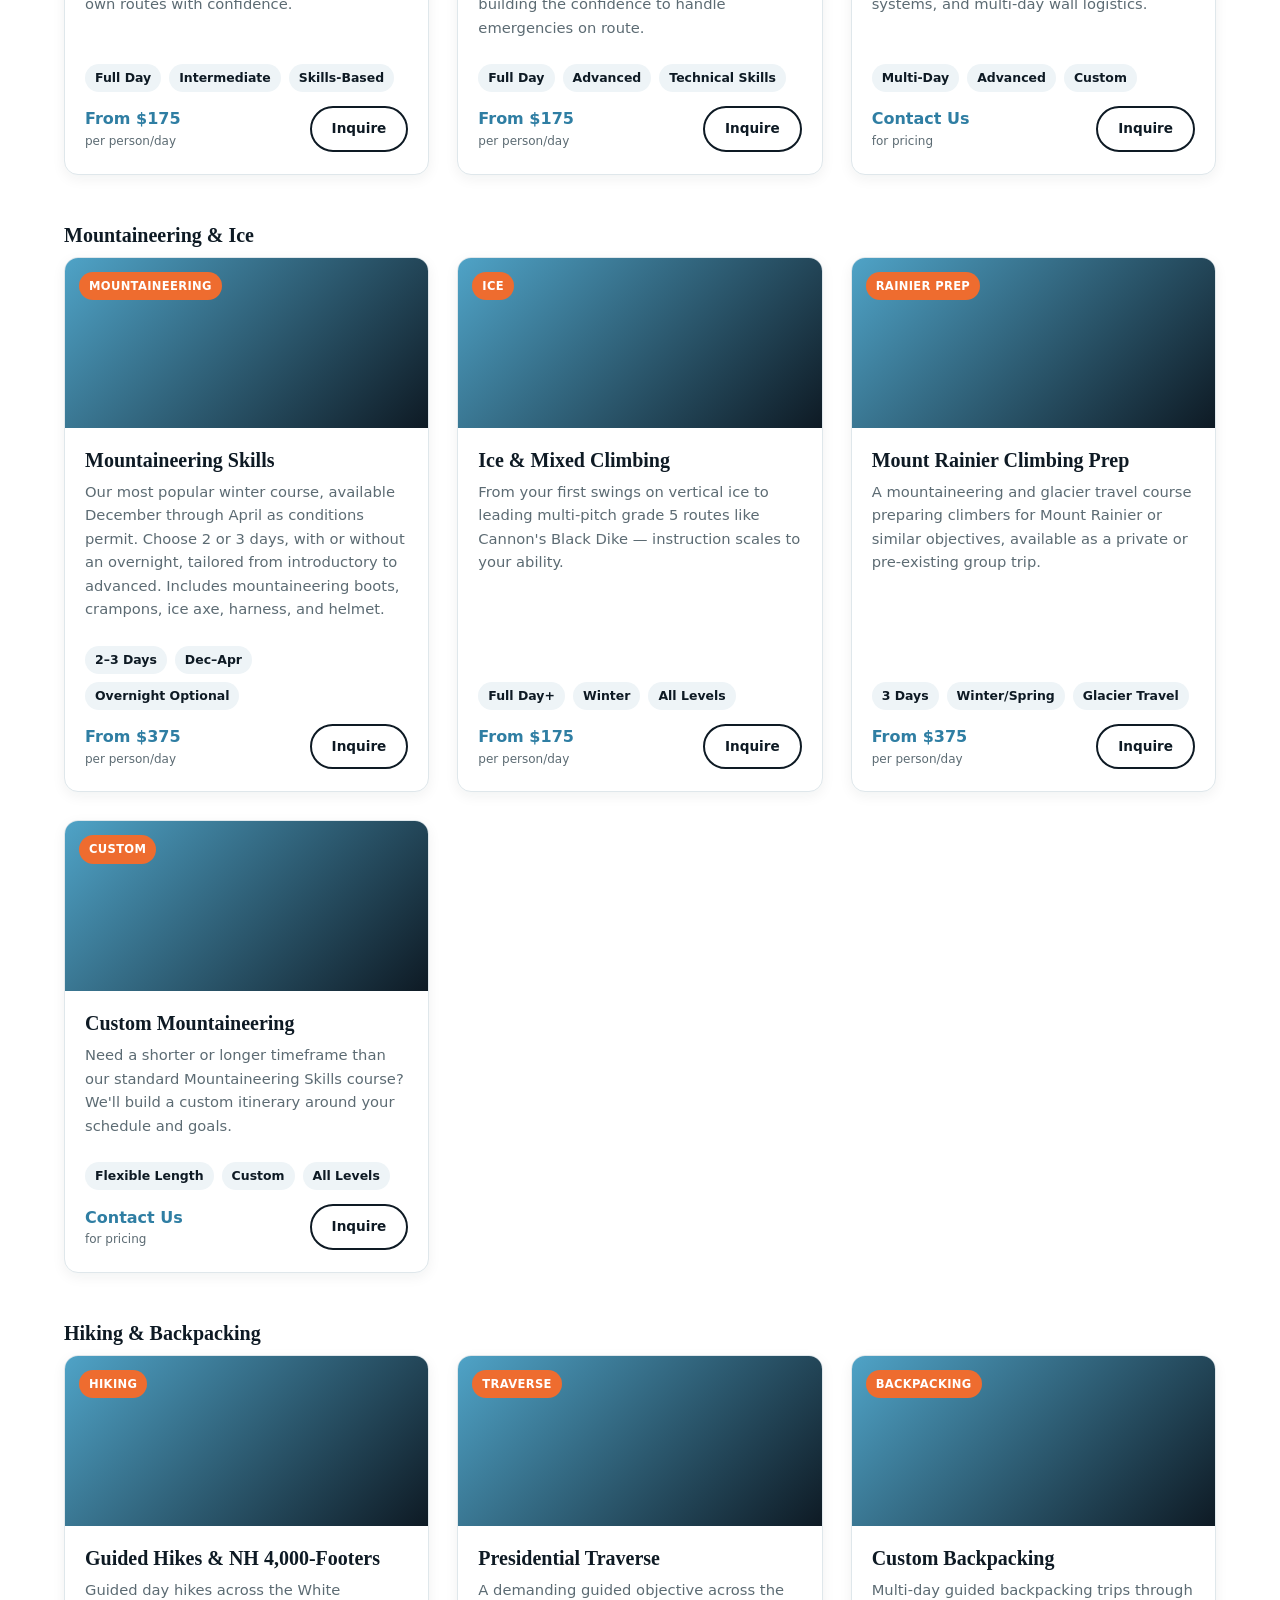
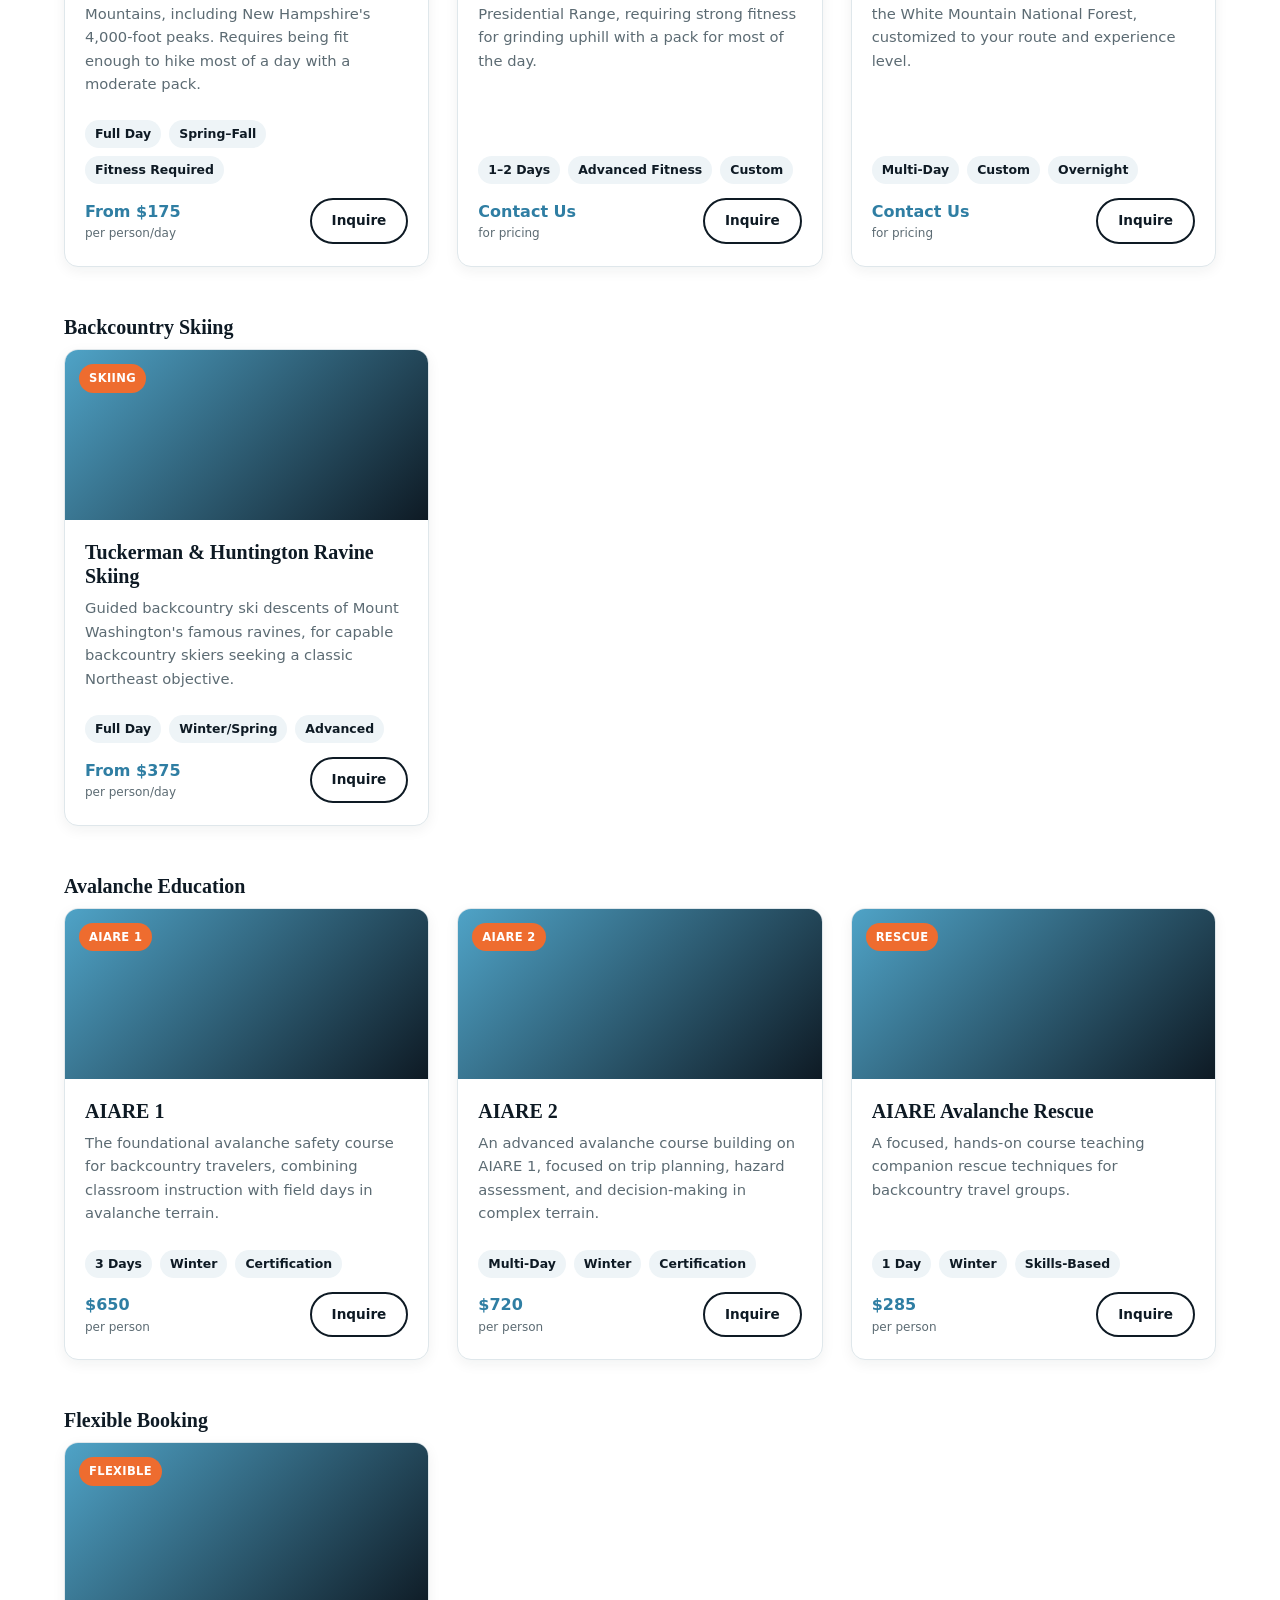
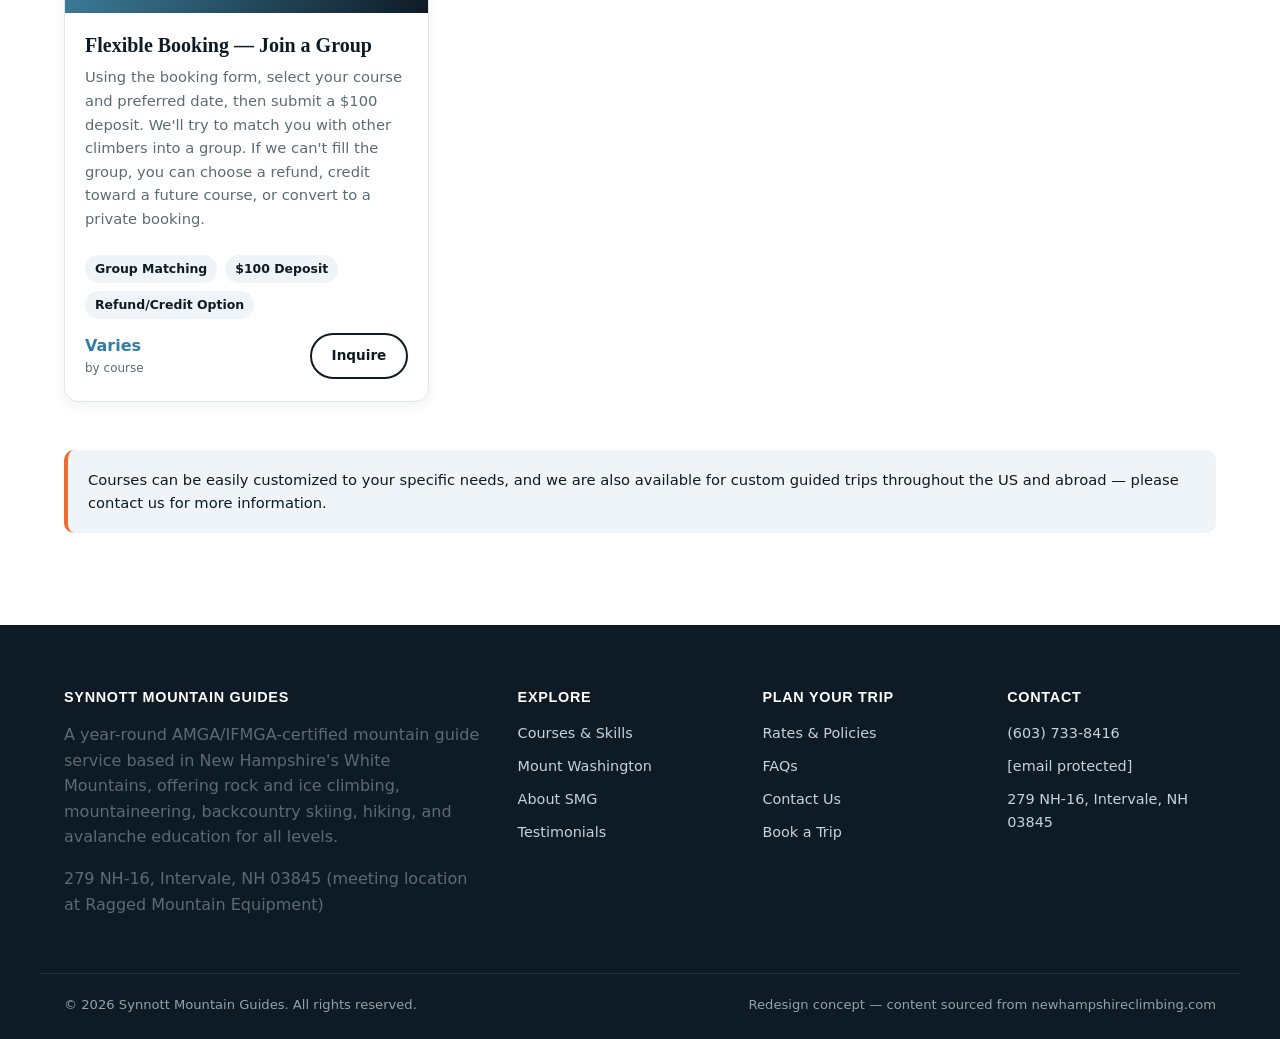
<file: courses.html>
<!DOCTYPE html>
<html lang="en">
<head>
<meta charset="UTF-8">
<meta name="viewport" content="width=device-width, initial-scale=1.0">
<title>Courses & Skills | Synnott Mountain Guides</title>
<meta name="description" content="Full library of Synnott Mountain Guides courses: rock, ice, and mixed climbing, mountaineering, hiking, backcountry skiing, avalanche education, and flexible booking.">
<link rel="stylesheet" href="css/styles.css">
</head>
<body>
<a href="#main" class="skip-link">Skip to content</a>
<header>
  <nav class="nav">
    <a href="index.html" class="logo"><span class="peak">▲</span> Synnott Mountain Guides</a>
    <button class="menu-toggle" aria-label="Toggle menu">☰</button>
    <div class="nav-links">
      <a href="courses.html">Courses & Skills</a>
      <a href="mount-washington.html">Mount Washington</a>
      <a href="rates-policies.html">Rates & Policies</a>
      <a href="faqs.html">FAQs</a>
      <a href="testimonials.html">Testimonials</a>
      <a href="about.html">About</a>
      <a href="contact.html">Contact</a>
    </div>
    <div class="nav-cta">
      <a href="contact.html#book" class="btn btn-primary btn-sm">Book a Trip</a>
    </div>
  </nav>
</header>
<main id="main">
<section class="page-hero">
  <div class="eyebrow">Full Course Library</div>
  <h1>Courses & Skills</h1>
  <p class="breadcrumb"><a href="index.html">Home</a> / Courses & Skills</p>
  <div class="badge-row">
    <span class="badge">Private & Group</span>
    <span class="badge">All Ability Levels</span>
    <span class="badge">Gear Included</span>
    <span class="badge">Custom Trips Worldwide</span>
  </div>
</section>

<section class="section" id="trips-grid-anchor">
  <div class="wrap">
    <div class="section-head">
      <h2>Every Course We Offer</h2>
      <p>All courses can be booked as private, in a pre-existing group, or via Flexible Booking (we'll try to match you with other climbers). Courses can also be fully customized — including trips throughout the US and abroad. Contact us for anything not listed here.</p>
    </div>

    <h3 id="rock" style="margin-top:8px;">Rock Climbing</h3>
    <div class="trip-grid" style="margin-bottom:48px;">
      <div class="trip-card" data-category="rock">
        <div class="trip-img"><span>Rock</span></div>
        <div class="trip-body">
          <h3>Custom Rock Climbing</h3>
          <p>Private and group rock climbing instruction or guided climbs available spring through fall (conditions permitting). We tailor the day to your goals, from first-timers to climbers pushing into higher grades. Advanced, remote, or 8+ hour objectives may be billed at extended rates and capped at a 2:1 climber-to-guide ratio.</p>
          <div class="trip-meta"><span>Full Day</span><span>Spring–Fall</span><span>All Levels</span></div>
          <div class="trip-footer"><div class="trip-price">From $175<small>per person/day</small></div><a href="contact.html#book" class="btn btn-outline-dark btn-sm">Inquire</a></div>
        </div>
      </div>
      <div class="trip-card" data-category="rock" id="family">
        <div class="trip-img"><span>Family</span></div>
        <div class="trip-body">
          <h3>Family Rock Programs</h3>
          <p>Designed for families with kids 17 and under. A safe, fun, and encouraging introduction to climbing for groups of up to 6 people.</p>
          <div class="trip-meta"><span>Half or Full Day</span><span>Up to 6 People</span><span>Kids Welcome</span></div>
          <div class="trip-footer"><div class="trip-price">$345–$525<small>up to 6 people</small></div><a href="contact.html#book" class="btn btn-outline-dark btn-sm">Inquire</a></div>
        </div>
      </div>
      <div class="trip-card" data-category="rock">
        <div class="trip-img"><span>Rock</span></div>
        <div class="trip-body">
          <h3>Introductory Climbing</h3>
          <p>A ground-up introduction covering equipment, movement, and safety systems for climbers with no prior experience.</p>
          <div class="trip-meta"><span>Full Day</span><span>Beginner</span><span>Gear Included</span></div>
          <div class="trip-footer"><div class="trip-price">From $175<small>per person/day</small></div><a href="contact.html#book" class="btn btn-outline-dark btn-sm">Inquire</a></div>
        </div>
      </div>
      <div class="trip-card" data-category="rock">
        <div class="trip-img"><span>Rock</span></div>
        <div class="trip-body">
          <h3>Lead Climbing & Top-Rope Systems</h3>
          <p>Learn to build safe anchors, manage rope systems, and progress toward leading your own routes with confidence.</p>
          <div class="trip-meta"><span>Full Day</span><span>Intermediate</span><span>Skills-Based</span></div>
          <div class="trip-footer"><div class="trip-price">From $175<small>per person/day</small></div><a href="contact.html#book" class="btn btn-outline-dark btn-sm">Inquire</a></div>
        </div>
      </div>
      <div class="trip-card" data-category="rock">
        <div class="trip-img"><span>Advanced</span></div>
        <div class="trip-body">
          <h3>Self-Rescue Course</h3>
          <p>Critical technical skills for climbers heading into remote or multi-pitch terrain — building the confidence to handle emergencies on route.</p>
          <div class="trip-meta"><span>Full Day</span><span>Advanced</span><span>Technical Skills</span></div>
          <div class="trip-footer"><div class="trip-price">From $175<small>per person/day</small></div><a href="contact.html#book" class="btn btn-outline-dark btn-sm">Inquire</a></div>
        </div>
      </div>
      <div class="trip-card" data-category="rock">
        <div class="trip-img"><span>Big Wall</span></div>
        <div class="trip-body">
          <h3>Aid & Big-Wall Climbing</h3>
          <p>Progress toward your first big wall with instruction in aid technique, hauling systems, and multi-day wall logistics.</p>
          <div class="trip-meta"><span>Multi-Day</span><span>Advanced</span><span>Custom</span></div>
          <div class="trip-footer"><div class="trip-price">Contact Us<small>for pricing</small></div><a href="contact.html#book" class="btn btn-outline-dark btn-sm">Inquire</a></div>
        </div>
      </div>
    </div>

    <h3 id="mountaineering">Mountaineering & Ice</h3>
    <div class="trip-grid" style="margin-bottom:48px;">
      <div class="trip-card" data-category="mountaineering">
        <div class="trip-img"><span>Mountaineering</span></div>
        <div class="trip-body">
          <h3>Mountaineering Skills</h3>
          <p>Our most popular winter course, available December through April as conditions permit. Choose 2 or 3 days, with or without an overnight, tailored from introductory to advanced. Includes mountaineering boots, crampons, ice axe, harness, and helmet.</p>
          <div class="trip-meta"><span>2–3 Days</span><span>Dec–Apr</span><span>Overnight Optional</span></div>
          <div class="trip-footer"><div class="trip-price">From $375<small>per person/day</small></div><a href="contact.html#book" class="btn btn-outline-dark btn-sm">Inquire</a></div>
        </div>
      </div>
      <div class="trip-card" data-category="mountaineering">
        <div class="trip-img"><span>Ice</span></div>
        <div class="trip-body">
          <h3>Ice & Mixed Climbing</h3>
          <p>From your first swings on vertical ice to leading multi-pitch grade 5 routes like Cannon's Black Dike — instruction scales to your ability.</p>
          <div class="trip-meta"><span>Full Day+</span><span>Winter</span><span>All Levels</span></div>
          <div class="trip-footer"><div class="trip-price">From $175<small>per person/day</small></div><a href="contact.html#book" class="btn btn-outline-dark btn-sm">Inquire</a></div>
        </div>
      </div>
      <div class="trip-card" data-category="mountaineering">
        <div class="trip-img"><span>Rainier Prep</span></div>
        <div class="trip-body">
          <h3>Mount Rainier Climbing Prep</h3>
          <p>A mountaineering and glacier travel course preparing climbers for Mount Rainier or similar objectives, available as a private or pre-existing group trip.</p>
          <div class="trip-meta"><span>3 Days</span><span>Winter/Spring</span><span>Glacier Travel</span></div>
          <div class="trip-footer"><div class="trip-price">From $375<small>per person/day</small></div><a href="contact.html#book" class="btn btn-outline-dark btn-sm">Inquire</a></div>
        </div>
      </div>
      <div class="trip-card" data-category="mountaineering">
        <div class="trip-img"><span>Custom</span></div>
        <div class="trip-body">
          <h3>Custom Mountaineering</h3>
          <p>Need a shorter or longer timeframe than our standard Mountaineering Skills course? We'll build a custom itinerary around your schedule and goals.</p>
          <div class="trip-meta"><span>Flexible Length</span><span>Custom</span><span>All Levels</span></div>
          <div class="trip-footer"><div class="trip-price">Contact Us<small>for pricing</small></div><a href="contact.html#book" class="btn btn-outline-dark btn-sm">Inquire</a></div>
        </div>
      </div>
    </div>

    <h3 id="hiking">Hiking & Backpacking</h3>
    <div class="trip-grid" style="margin-bottom:48px;">
      <div class="trip-card" data-category="hiking">
        <div class="trip-img"><span>Hiking</span></div>
        <div class="trip-body">
          <h3>Guided Hikes & NH 4,000-Footers</h3>
          <p>Guided day hikes across the White Mountains, including New Hampshire's 4,000-foot peaks. Requires being fit enough to hike most of a day with a moderate pack.</p>
          <div class="trip-meta"><span>Full Day</span><span>Spring–Fall</span><span>Fitness Required</span></div>
          <div class="trip-footer"><div class="trip-price">From $175<small>per person/day</small></div><a href="contact.html#book" class="btn btn-outline-dark btn-sm">Inquire</a></div>
        </div>
      </div>
      <div class="trip-card" data-category="hiking">
        <div class="trip-img"><span>Traverse</span></div>
        <div class="trip-body">
          <h3>Presidential Traverse</h3>
          <p>A demanding guided objective across the Presidential Range, requiring strong fitness for grinding uphill with a pack for most of the day.</p>
          <div class="trip-meta"><span>1–2 Days</span><span>Advanced Fitness</span><span>Custom</span></div>
          <div class="trip-footer"><div class="trip-price">Contact Us<small>for pricing</small></div><a href="contact.html#book" class="btn btn-outline-dark btn-sm">Inquire</a></div>
        </div>
      </div>
      <div class="trip-card" data-category="hiking">
        <div class="trip-img"><span>Backpacking</span></div>
        <div class="trip-body">
          <h3>Custom Backpacking</h3>
          <p>Multi-day guided backpacking trips through the White Mountain National Forest, customized to your route and experience level.</p>
          <div class="trip-meta"><span>Multi-Day</span><span>Custom</span><span>Overnight</span></div>
          <div class="trip-footer"><div class="trip-price">Contact Us<small>for pricing</small></div><a href="contact.html#book" class="btn btn-outline-dark btn-sm">Inquire</a></div>
        </div>
      </div>
    </div>

    <h3 id="skiing">Backcountry Skiing</h3>
    <div class="trip-grid" style="margin-bottom:48px;">
      <div class="trip-card" data-category="skiing">
        <div class="trip-img"><span>Skiing</span></div>
        <div class="trip-body">
          <h3>Tuckerman & Huntington Ravine Skiing</h3>
          <p>Guided backcountry ski descents of Mount Washington's famous ravines, for capable backcountry skiers seeking a classic Northeast objective.</p>
          <div class="trip-meta"><span>Full Day</span><span>Winter/Spring</span><span>Advanced</span></div>
          <div class="trip-footer"><div class="trip-price">From $375<small>per person/day</small></div><a href="contact.html#book" class="btn btn-outline-dark btn-sm">Inquire</a></div>
        </div>
      </div>
    </div>

    <h3 id="avalanche">Avalanche Education</h3>
    <div class="trip-grid" style="margin-bottom:48px;">
      <div class="trip-card" data-category="avalanche">
        <div class="trip-img"><span>AIARE 1</span></div>
        <div class="trip-body">
          <h3>AIARE 1</h3>
          <p>The foundational avalanche safety course for backcountry travelers, combining classroom instruction with field days in avalanche terrain.</p>
          <div class="trip-meta"><span>3 Days</span><span>Winter</span><span>Certification</span></div>
          <div class="trip-footer"><div class="trip-price">$650<small>per person</small></div><a href="contact.html#book" class="btn btn-outline-dark btn-sm">Inquire</a></div>
        </div>
      </div>
      <div class="trip-card" data-category="avalanche">
        <div class="trip-img"><span>AIARE 2</span></div>
        <div class="trip-body">
          <h3>AIARE 2</h3>
          <p>An advanced avalanche course building on AIARE 1, focused on trip planning, hazard assessment, and decision-making in complex terrain.</p>
          <div class="trip-meta"><span>Multi-Day</span><span>Winter</span><span>Certification</span></div>
          <div class="trip-footer"><div class="trip-price">$720<small>per person</small></div><a href="contact.html#book" class="btn btn-outline-dark btn-sm">Inquire</a></div>
        </div>
      </div>
      <div class="trip-card" data-category="avalanche">
        <div class="trip-img"><span>Rescue</span></div>
        <div class="trip-body">
          <h3>AIARE Avalanche Rescue</h3>
          <p>A focused, hands-on course teaching companion rescue techniques for backcountry travel groups.</p>
          <div class="trip-meta"><span>1 Day</span><span>Winter</span><span>Skills-Based</span></div>
          <div class="trip-footer"><div class="trip-price">$285<small>per person</small></div><a href="contact.html#book" class="btn btn-outline-dark btn-sm">Inquire</a></div>
        </div>
      </div>
    </div>

    <h3 id="flexible">Flexible Booking</h3>
    <div class="trip-grid">
      <div class="trip-card" data-category="flexible">
        <div class="trip-img"><span>Flexible</span></div>
        <div class="trip-body">
          <h3>Flexible Booking — Join a Group</h3>
          <p>Using the booking form, select your course and preferred date, then submit a $100 deposit. We'll try to match you with other climbers into a group. If we can't fill the group, you can choose a refund, credit toward a future course, or convert to a private booking.</p>
          <div class="trip-meta"><span>Group Matching</span><span>$100 Deposit</span><span>Refund/Credit Option</span></div>
          <div class="trip-footer"><div class="trip-price">Varies<small>by course</small></div><a href="contact.html#book" class="btn btn-outline-dark btn-sm">Inquire</a></div>
        </div>
      </div>
    </div>

    <div class="callout" style="margin-top:48px;">
      Courses can be easily customized to your specific needs, and we are also available for custom guided trips throughout the US and abroad — please <a href="contact.html">contact us</a> for more information.
    </div>
  </div>
</section>
</main><footer>
  <div class="wrap">
    <div class="footer-grid">
      <div>
        <h4>Synnott Mountain Guides</h4>
        <p>A year-round AMGA/IFMGA-certified mountain guide service based in New Hampshire's White Mountains, offering rock and ice climbing, mountaineering, backcountry skiing, hiking, and avalanche education for all levels.</p>
        <p>279 NH-16, Intervale, NH 03845 (meeting location at Ragged Mountain Equipment)</p>
      </div>
      <div>
        <h4>Explore</h4>
        <ul>
          <li><a href="courses.html">Courses & Skills</a></li>
          <li><a href="mount-washington.html">Mount Washington</a></li>
          <li><a href="about.html">About SMG</a></li>
          <li><a href="testimonials.html">Testimonials</a></li>
        </ul>
      </div>
      <div>
        <h4>Plan Your Trip</h4>
        <ul>
          <li><a href="rates-policies.html">Rates & Policies</a></li>
          <li><a href="faqs.html">FAQs</a></li>
          <li><a href="contact.html">Contact Us</a></li>
          <li><a href="contact.html#book">Book a Trip</a></li>
        </ul>
      </div>
      <div>
        <h4>Contact</h4>
        <ul>
          <li>(603) 733-8416</li>
          <li><a href="mailto:[email protected]">[email protected]</a></li>
          <li>279 NH-16, Intervale, NH 03845</li>
        </ul>
      </div>
    </div>
  </div>
  <div class="footer-bottom">
    <span>&copy; 2026 Synnott Mountain Guides. All rights reserved.</span>
    <span>Redesign concept — content sourced from newhampshireclimbing.com</span>
  </div>
</footer>
<div class="sticky-book">
  <strong>Ready to climb?</strong>
  <a href="contact.html#book" class="btn btn-primary btn-sm">Book a Trip</a>
</div>
<script src="js/main.js"></script>
</body></html>
</file>
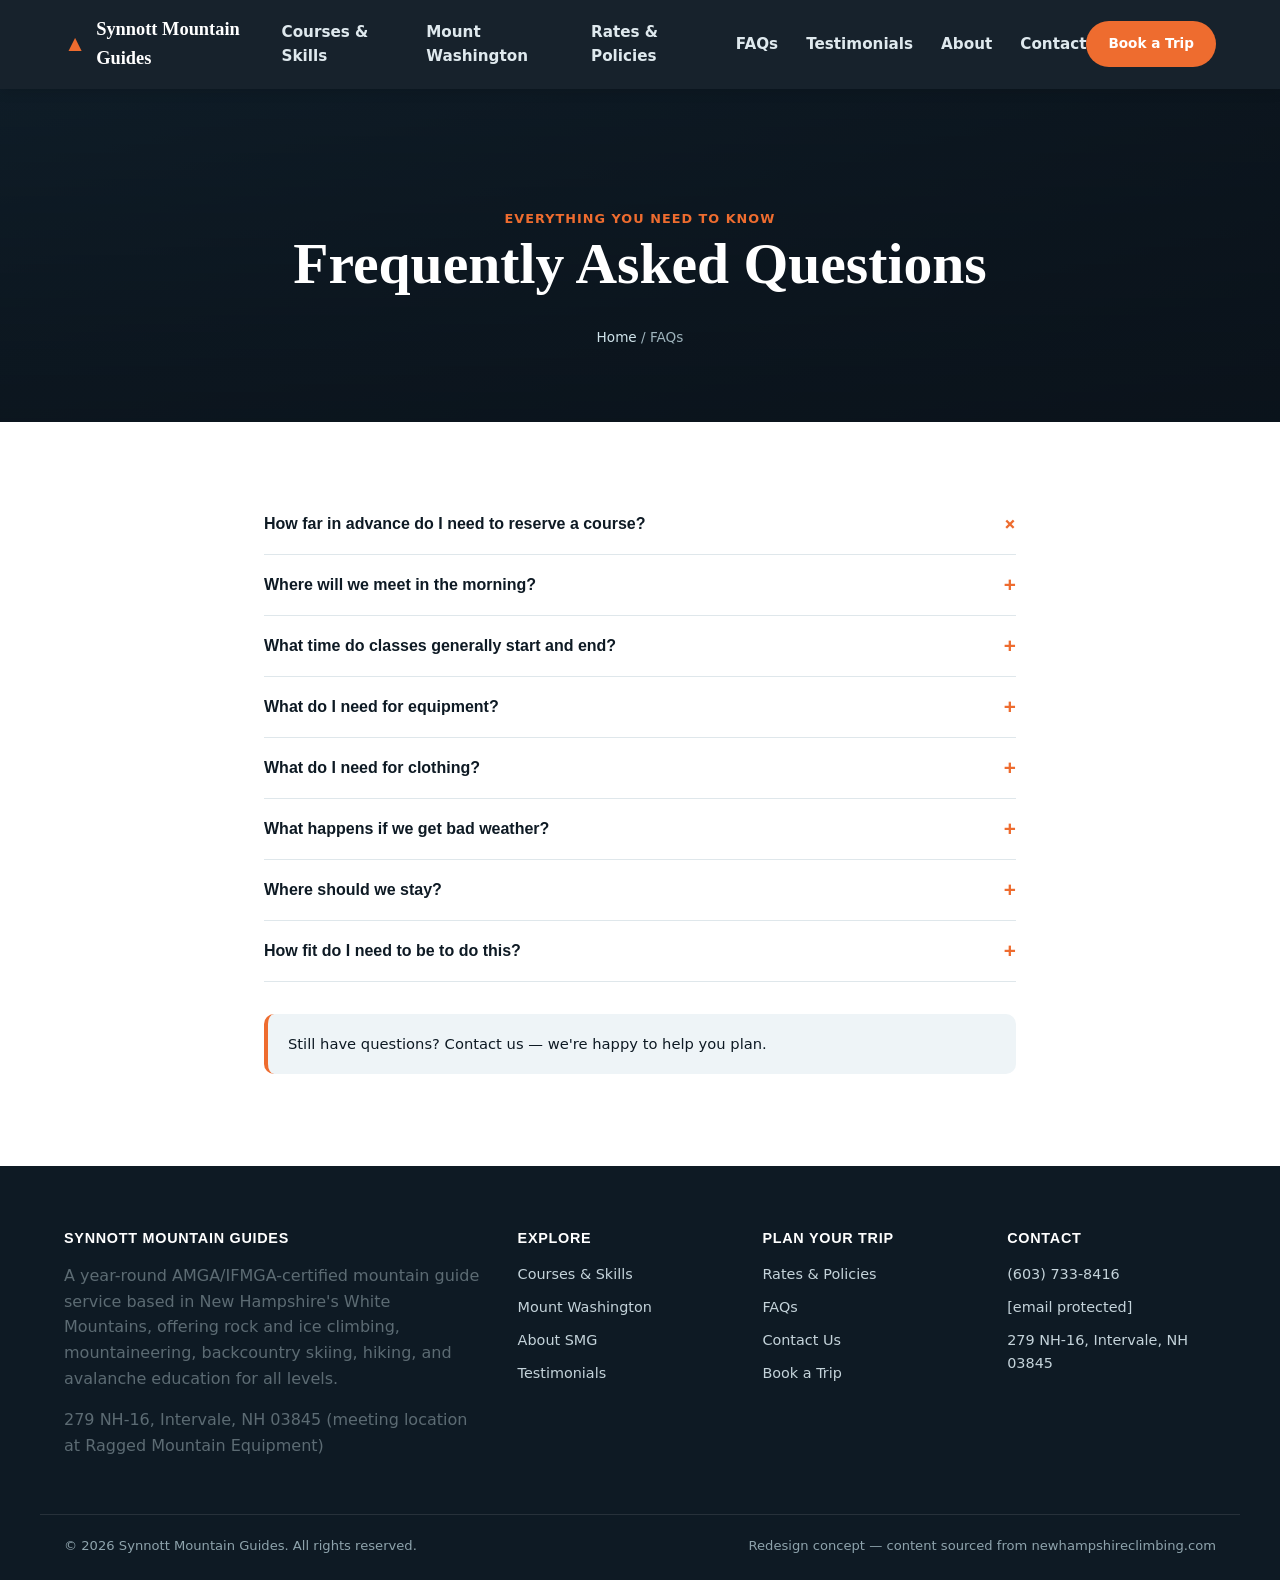
<file: faqs.html>
<!DOCTYPE html>
<html lang="en">
<head>
<meta charset="UTF-8">
<meta name="viewport" content="width=device-width, initial-scale=1.0">
<title>FAQs | Synnott Mountain Guides</title>
<meta name="description" content="Frequently asked questions about booking, meeting locations, equipment, clothing, weather policy, lodging, and fitness requirements for Synnott Mountain Guides courses.">
<link rel="stylesheet" href="css/styles.css">
</head>
<body>
<a href="#main" class="skip-link">Skip to content</a>
<header>
  <nav class="nav">
    <a href="index.html" class="logo"><span class="peak">▲</span> Synnott Mountain Guides</a>
    <button class="menu-toggle" aria-label="Toggle menu">☰</button>
    <div class="nav-links">
      <a href="courses.html">Courses & Skills</a>
      <a href="mount-washington.html">Mount Washington</a>
      <a href="rates-policies.html">Rates & Policies</a>
      <a href="faqs.html">FAQs</a>
      <a href="testimonials.html">Testimonials</a>
      <a href="about.html">About</a>
      <a href="contact.html">Contact</a>
    </div>
    <div class="nav-cta">
      <a href="contact.html#book" class="btn btn-primary btn-sm">Book a Trip</a>
    </div>
  </nav>
</header>
<main id="main">
<section class="page-hero">
  <div class="eyebrow">Everything You Need to Know</div>
  <h1>Frequently Asked Questions</h1>
  <p class="breadcrumb"><a href="index.html">Home</a> / FAQs</p>
</section>

<section class="section">
  <div class="wrap" style="max-width:800px;">
    
    <div class="faq-item open">
      <button class="faq-q">How far in advance do I need to reserve a course?<span class="plus">+</span></button>
      <div class="faq-a"><p>The more notice you give us, the greater the likelihood we can accommodate exactly what you're looking for — guides can get booked up by other parties. Don't wait for a perfect forecast; book your dates, then call a couple of days out to discuss weather options. That said, never rule out a last-minute request — we sometimes have openings or cancellations.</p></div>
    </div>
    <div class="faq-item">
      <button class="faq-q">Where will we meet in the morning?<span class="plus">+</span></button>
      <div class="faq-a"><p>We usually meet at our office in Intervale, NH at Ragged Mountain Equipment, 279 NH-16, Intervale, NH 03845. Your guide may suggest a different meeting spot depending on where you'll be climbing. For climbs at Cannon Cliff, we meet at the parking area below the north end of the cliff. If you don't know the way, we'll send you a map and directions.</p></div>
    </div>
    <div class="faq-item">
      <button class="faq-q">What time do classes generally start and end?<span class="plus">+</span></button>
      <div class="faq-a"><p>For most courses, the normal meeting time is 8:00am, though your guide might set a different time. We normally climb a full day, finishing between 4 and 5pm — we're often the first group at the cliff and the last to leave. If you need to be on the road at a particular time, just let your guide know in the morning.</p></div>
    </div>
    <div class="faq-item">
      <button class="faq-q">What do I need for equipment?<span class="plus">+</span></button>
      <div class="faq-a"><p>All technical equipment is included in the cost of every course — we have a full fleet of boots, rock shoes, crampons, harnesses, axes, and helmets. If you're interested in buying your own gear, we recommend taking your course first so you know exactly what you need. Feel free to bring your own gear if it's appropriate for the course.</p></div>
    </div>
    <div class="faq-item">
      <button class="faq-q">What do I need for clothing?<span class="plus">+</span></button>
      <div class="faq-a"><p>For rock climbing, dress as if headed on a day hike — t-shirt, shorts, socks, and sneakers (no sandals) if warm, plus a pullover or windbreaker if cooler, and a rain shell just in case. For winter courses, dress as if going skiing: your own long underwear and socks, light insulating layers, fleece jacket, shell pants, and a windshell with a hood. You'll also need a puffy jacket (we have loaners), gloves and spares, hat, and goggles. Let us know ahead of time if you're missing anything — don't wait until the morning of your course.</p></div>
    </div>
    <div class="faq-item">
      <button class="faq-q">What happens if we get bad weather?<span class="plus">+</span></button>
      <div class="faq-a"><p>For winter courses, this is rarely a problem since snowstorms are part of the mountaineering experience — we simply go about our business. If a day looks like a complete loss, we cancel or reschedule, and any deposit stands as credit toward a future course. In summer, steady rain can occasionally shut things down, especially for intermediate climbers, but intro courses cover ground school regardless, and more advanced courses can shift to technical topics like anchor-building and self-rescue in a dry spot while we wait for conditions to improve.</p></div>
    </div>
    <div class="faq-item">
      <button class="faq-q">Where should we stay?<span class="plus">+</span></button>
      <div class="faq-a"><p>Contact SMG for a list of recommended places to stay, including local B&Bs, hostels, motels, and camping in the White Mountain National Forest or at local campgrounds. North Conway is a busy tourist destination with all the usual chains represented — Holiday Inn Express, Comfort Inn, Hamptons, and more.</p></div>
    </div>
    <div class="faq-item">
      <button class="faq-q">How fit do I need to be to do this?<span class="plus">+</span></button>
      <div class="faq-a"><p>This depends on the course, but generally you need to be fit enough to hike around for most of a day with a moderate pack. We can usually set an agenda that fits your fitness level. The two courses where fitness is a bigger factor are Mount Washington ascents and Presidential Traverses — both require being a strong hiker capable of grinding uphill for most of a day with a pack. If you're concerned about your fitness, let us know and we can talk through a training plan together.</p></div>
    </div>
    <div class="callout" style="margin-top:32px;">Still have questions? <a href="contact.html">Contact us</a> — we're happy to help you plan.</div>
  </div>
</section>
</main><footer>
  <div class="wrap">
    <div class="footer-grid">
      <div>
        <h4>Synnott Mountain Guides</h4>
        <p>A year-round AMGA/IFMGA-certified mountain guide service based in New Hampshire's White Mountains, offering rock and ice climbing, mountaineering, backcountry skiing, hiking, and avalanche education for all levels.</p>
        <p>279 NH-16, Intervale, NH 03845 (meeting location at Ragged Mountain Equipment)</p>
      </div>
      <div>
        <h4>Explore</h4>
        <ul>
          <li><a href="courses.html">Courses & Skills</a></li>
          <li><a href="mount-washington.html">Mount Washington</a></li>
          <li><a href="about.html">About SMG</a></li>
          <li><a href="testimonials.html">Testimonials</a></li>
        </ul>
      </div>
      <div>
        <h4>Plan Your Trip</h4>
        <ul>
          <li><a href="rates-policies.html">Rates & Policies</a></li>
          <li><a href="faqs.html">FAQs</a></li>
          <li><a href="contact.html">Contact Us</a></li>
          <li><a href="contact.html#book">Book a Trip</a></li>
        </ul>
      </div>
      <div>
        <h4>Contact</h4>
        <ul>
          <li>(603) 733-8416</li>
          <li><a href="mailto:[email protected]">[email protected]</a></li>
          <li>279 NH-16, Intervale, NH 03845</li>
        </ul>
      </div>
    </div>
  </div>
  <div class="footer-bottom">
    <span>&copy; 2026 Synnott Mountain Guides. All rights reserved.</span>
    <span>Redesign concept — content sourced from newhampshireclimbing.com</span>
  </div>
</footer>
<div class="sticky-book">
  <strong>Ready to climb?</strong>
  <a href="contact.html#book" class="btn btn-primary btn-sm">Book a Trip</a>
</div>
<script src="js/main.js"></script>
</body></html>
</file>
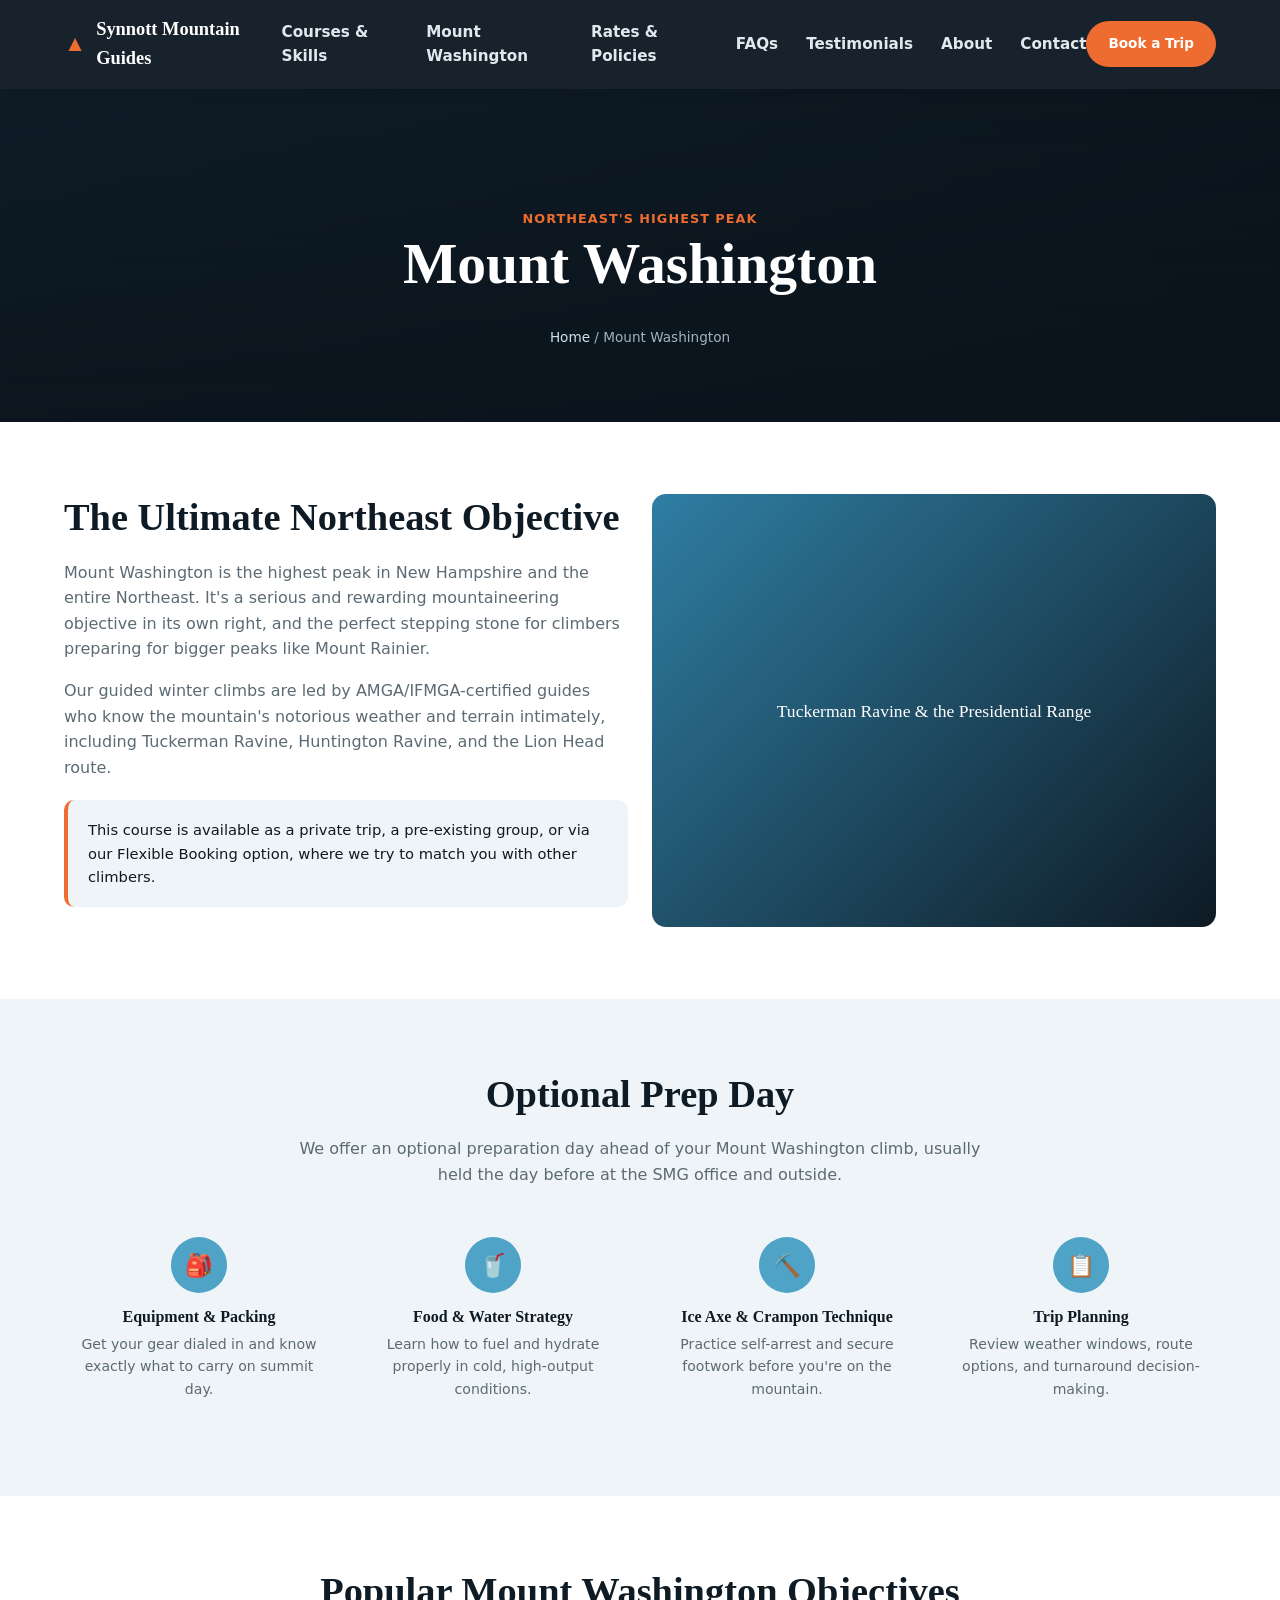
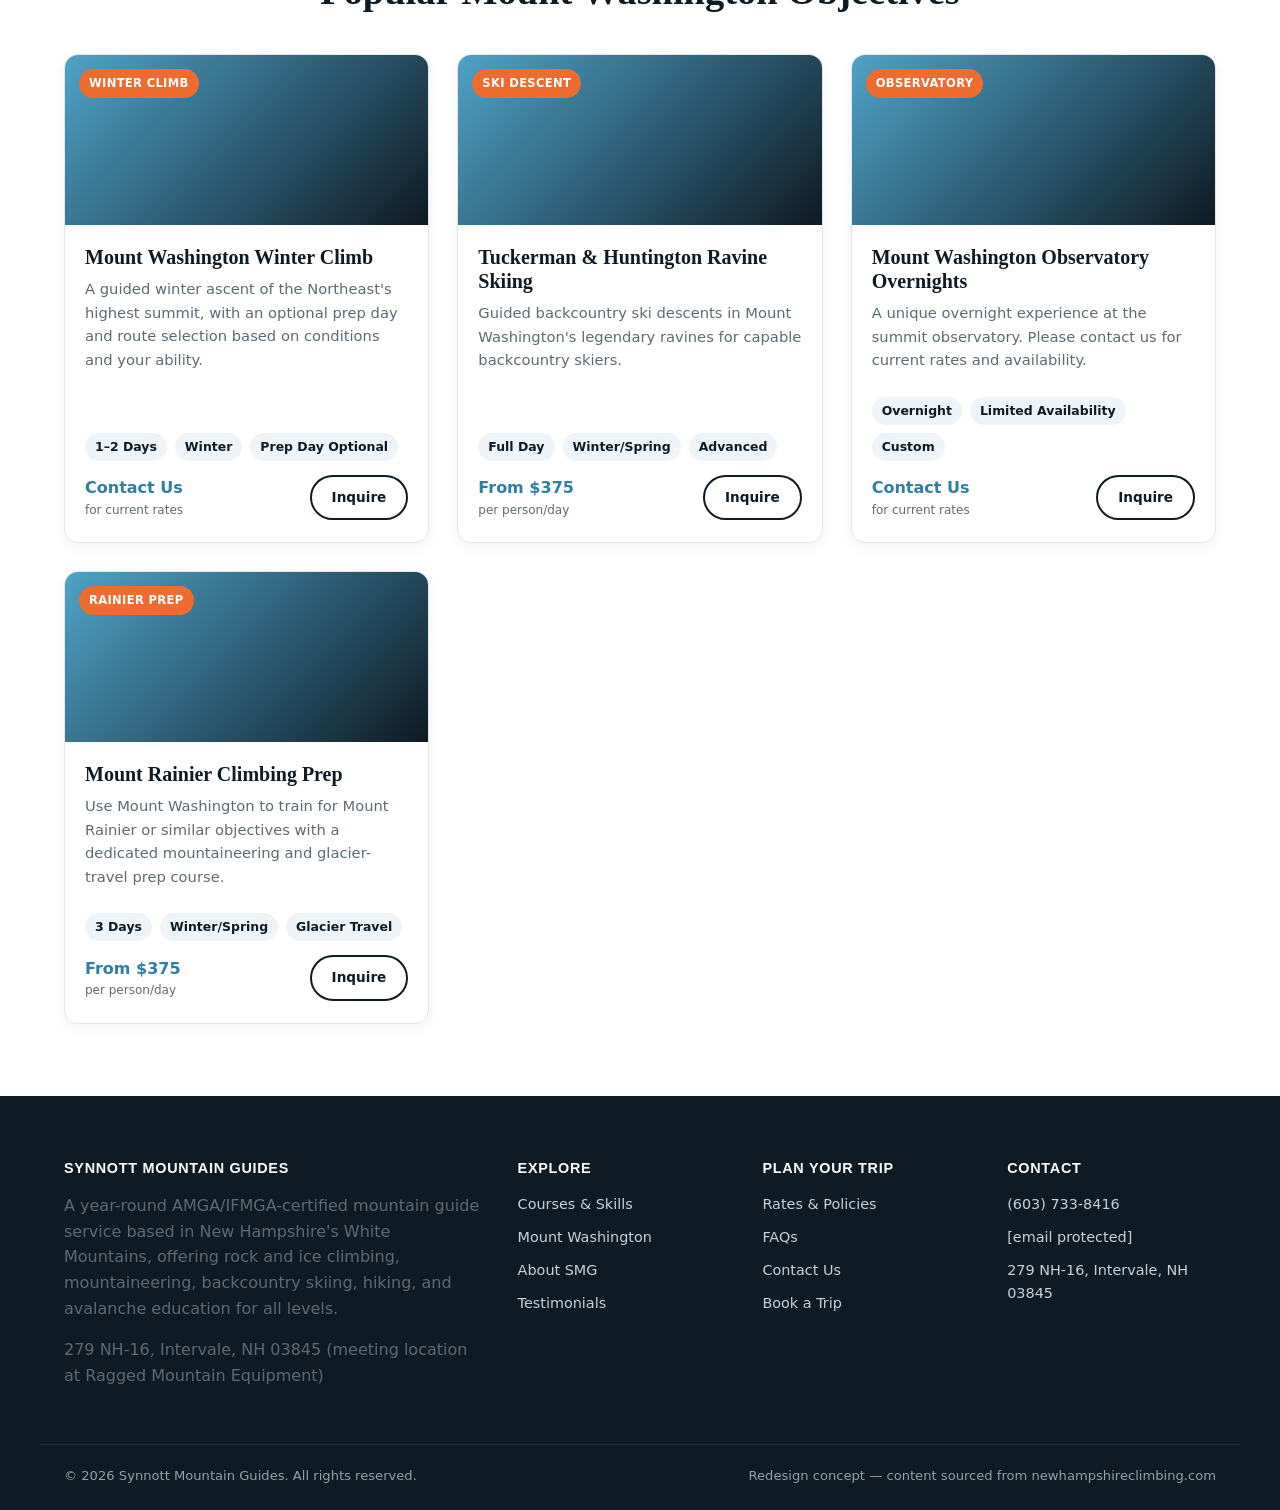
<file: mount-washington.html>
<!DOCTYPE html>
<html lang="en">
<head>
<meta charset="UTF-8">
<meta name="viewport" content="width=device-width, initial-scale=1.0">
<title>Mount Washington | Synnott Mountain Guides</title>
<meta name="description" content="Guided Mount Washington winter climbs, ski descents, observatory overnights, and Rainier prep courses with Synnott Mountain Guides.">
<link rel="stylesheet" href="css/styles.css">
</head>
<body>
<a href="#main" class="skip-link">Skip to content</a>
<header>
  <nav class="nav">
    <a href="index.html" class="logo"><span class="peak">▲</span> Synnott Mountain Guides</a>
    <button class="menu-toggle" aria-label="Toggle menu">☰</button>
    <div class="nav-links">
      <a href="courses.html">Courses & Skills</a>
      <a href="mount-washington.html">Mount Washington</a>
      <a href="rates-policies.html">Rates & Policies</a>
      <a href="faqs.html">FAQs</a>
      <a href="testimonials.html">Testimonials</a>
      <a href="about.html">About</a>
      <a href="contact.html">Contact</a>
    </div>
    <div class="nav-cta">
      <a href="contact.html#book" class="btn btn-primary btn-sm">Book a Trip</a>
    </div>
  </nav>
</header>
<main id="main">
<section class="page-hero">
  <div class="eyebrow">Northeast's Highest Peak</div>
  <h1>Mount Washington</h1>
  <p class="breadcrumb"><a href="index.html">Home</a> / Mount Washington</p>
</section>

<section class="section">
  <div class="wrap grid-2">
    <div>
      <h2>The Ultimate Northeast Objective</h2>
      <p>Mount Washington is the highest peak in New Hampshire and the entire Northeast. It's a serious and rewarding mountaineering objective in its own right, and the perfect stepping stone for climbers preparing for bigger peaks like Mount Rainier.</p>
      <p>Our guided winter climbs are led by AMGA/IFMGA-certified guides who know the mountain's notorious weather and terrain intimately, including Tuckerman Ravine, Huntington Ravine, and the Lion Head route.</p>
      <div class="callout">This course is available as a private trip, a pre-existing group, or via our Flexible Booking option, where we try to match you with other climbers.</div>
    </div>
    <div class="split-media">Tuckerman Ravine & the Presidential Range</div>
  </div>
</section>

<section class="section bg-alt">
  <div class="wrap">
    <div class="section-head">
      <h2>Optional Prep Day</h2>
      <p>We offer an optional preparation day ahead of your Mount Washington climb, usually held the day before at the SMG office and outside.</p>
    </div>
    <div class="feature-grid">
      <div class="feature"><div class="icon">🎒</div><h3>Equipment & Packing</h3><p>Get your gear dialed in and know exactly what to carry on summit day.</p></div>
      <div class="feature"><div class="icon">🥤</div><h3>Food & Water Strategy</h3><p>Learn how to fuel and hydrate properly in cold, high-output conditions.</p></div>
      <div class="feature"><div class="icon">⛏️</div><h3>Ice Axe & Crampon Technique</h3><p>Practice self-arrest and secure footwork before you're on the mountain.</p></div>
      <div class="feature"><div class="icon">📋</div><h3>Trip Planning</h3><p>Review weather windows, route options, and turnaround decision-making.</p></div>
    </div>
  </div>
</section>

<section class="section">
  <div class="wrap">
    <div class="section-head">
      <h2>Popular Mount Washington Objectives</h2>
    </div>
    <div class="trip-grid">
      <div class="trip-card">
        <div class="trip-img"><span>Winter Climb</span></div>
        <div class="trip-body">
          <h3>Mount Washington Winter Climb</h3>
          <p>A guided winter ascent of the Northeast's highest summit, with an optional prep day and route selection based on conditions and your ability.</p>
          <div class="trip-meta"><span>1–2 Days</span><span>Winter</span><span>Prep Day Optional</span></div>
          <div class="trip-footer"><div class="trip-price">Contact Us<small>for current rates</small></div><a href="contact.html#book" class="btn btn-outline-dark btn-sm">Inquire</a></div>
        </div>
      </div>
      <div class="trip-card">
        <div class="trip-img"><span>Ski Descent</span></div>
        <div class="trip-body">
          <h3>Tuckerman & Huntington Ravine Skiing</h3>
          <p>Guided backcountry ski descents in Mount Washington's legendary ravines for capable backcountry skiers.</p>
          <div class="trip-meta"><span>Full Day</span><span>Winter/Spring</span><span>Advanced</span></div>
          <div class="trip-footer"><div class="trip-price">From $375<small>per person/day</small></div><a href="contact.html#book" class="btn btn-outline-dark btn-sm">Inquire</a></div>
        </div>
      </div>
      <div class="trip-card">
        <div class="trip-img"><span>Observatory</span></div>
        <div class="trip-body">
          <h3>Mount Washington Observatory Overnights</h3>
          <p>A unique overnight experience at the summit observatory. Please contact us for current rates and availability.</p>
          <div class="trip-meta"><span>Overnight</span><span>Limited Availability</span><span>Custom</span></div>
          <div class="trip-footer"><div class="trip-price">Contact Us<small>for current rates</small></div><a href="contact.html#book" class="btn btn-outline-dark btn-sm">Inquire</a></div>
        </div>
      </div>
      <div class="trip-card">
        <div class="trip-img"><span>Rainier Prep</span></div>
        <div class="trip-body">
          <h3>Mount Rainier Climbing Prep</h3>
          <p>Use Mount Washington to train for Mount Rainier or similar objectives with a dedicated mountaineering and glacier-travel prep course.</p>
          <div class="trip-meta"><span>3 Days</span><span>Winter/Spring</span><span>Glacier Travel</span></div>
          <div class="trip-footer"><div class="trip-price">From $375<small>per person/day</small></div><a href="contact.html#book" class="btn btn-outline-dark btn-sm">Inquire</a></div>
        </div>
      </div>
    </div>
  </div>
</section>
</main><footer>
  <div class="wrap">
    <div class="footer-grid">
      <div>
        <h4>Synnott Mountain Guides</h4>
        <p>A year-round AMGA/IFMGA-certified mountain guide service based in New Hampshire's White Mountains, offering rock and ice climbing, mountaineering, backcountry skiing, hiking, and avalanche education for all levels.</p>
        <p>279 NH-16, Intervale, NH 03845 (meeting location at Ragged Mountain Equipment)</p>
      </div>
      <div>
        <h4>Explore</h4>
        <ul>
          <li><a href="courses.html">Courses & Skills</a></li>
          <li><a href="mount-washington.html">Mount Washington</a></li>
          <li><a href="about.html">About SMG</a></li>
          <li><a href="testimonials.html">Testimonials</a></li>
        </ul>
      </div>
      <div>
        <h4>Plan Your Trip</h4>
        <ul>
          <li><a href="rates-policies.html">Rates & Policies</a></li>
          <li><a href="faqs.html">FAQs</a></li>
          <li><a href="contact.html">Contact Us</a></li>
          <li><a href="contact.html#book">Book a Trip</a></li>
        </ul>
      </div>
      <div>
        <h4>Contact</h4>
        <ul>
          <li>(603) 733-8416</li>
          <li><a href="mailto:[email protected]">[email protected]</a></li>
          <li>279 NH-16, Intervale, NH 03845</li>
        </ul>
      </div>
    </div>
  </div>
  <div class="footer-bottom">
    <span>&copy; 2026 Synnott Mountain Guides. All rights reserved.</span>
    <span>Redesign concept — content sourced from newhampshireclimbing.com</span>
  </div>
</footer>
<div class="sticky-book">
  <strong>Ready to climb?</strong>
  <a href="contact.html#book" class="btn btn-primary btn-sm">Book a Trip</a>
</div>
<script src="js/main.js"></script>
</body></html>
</file>
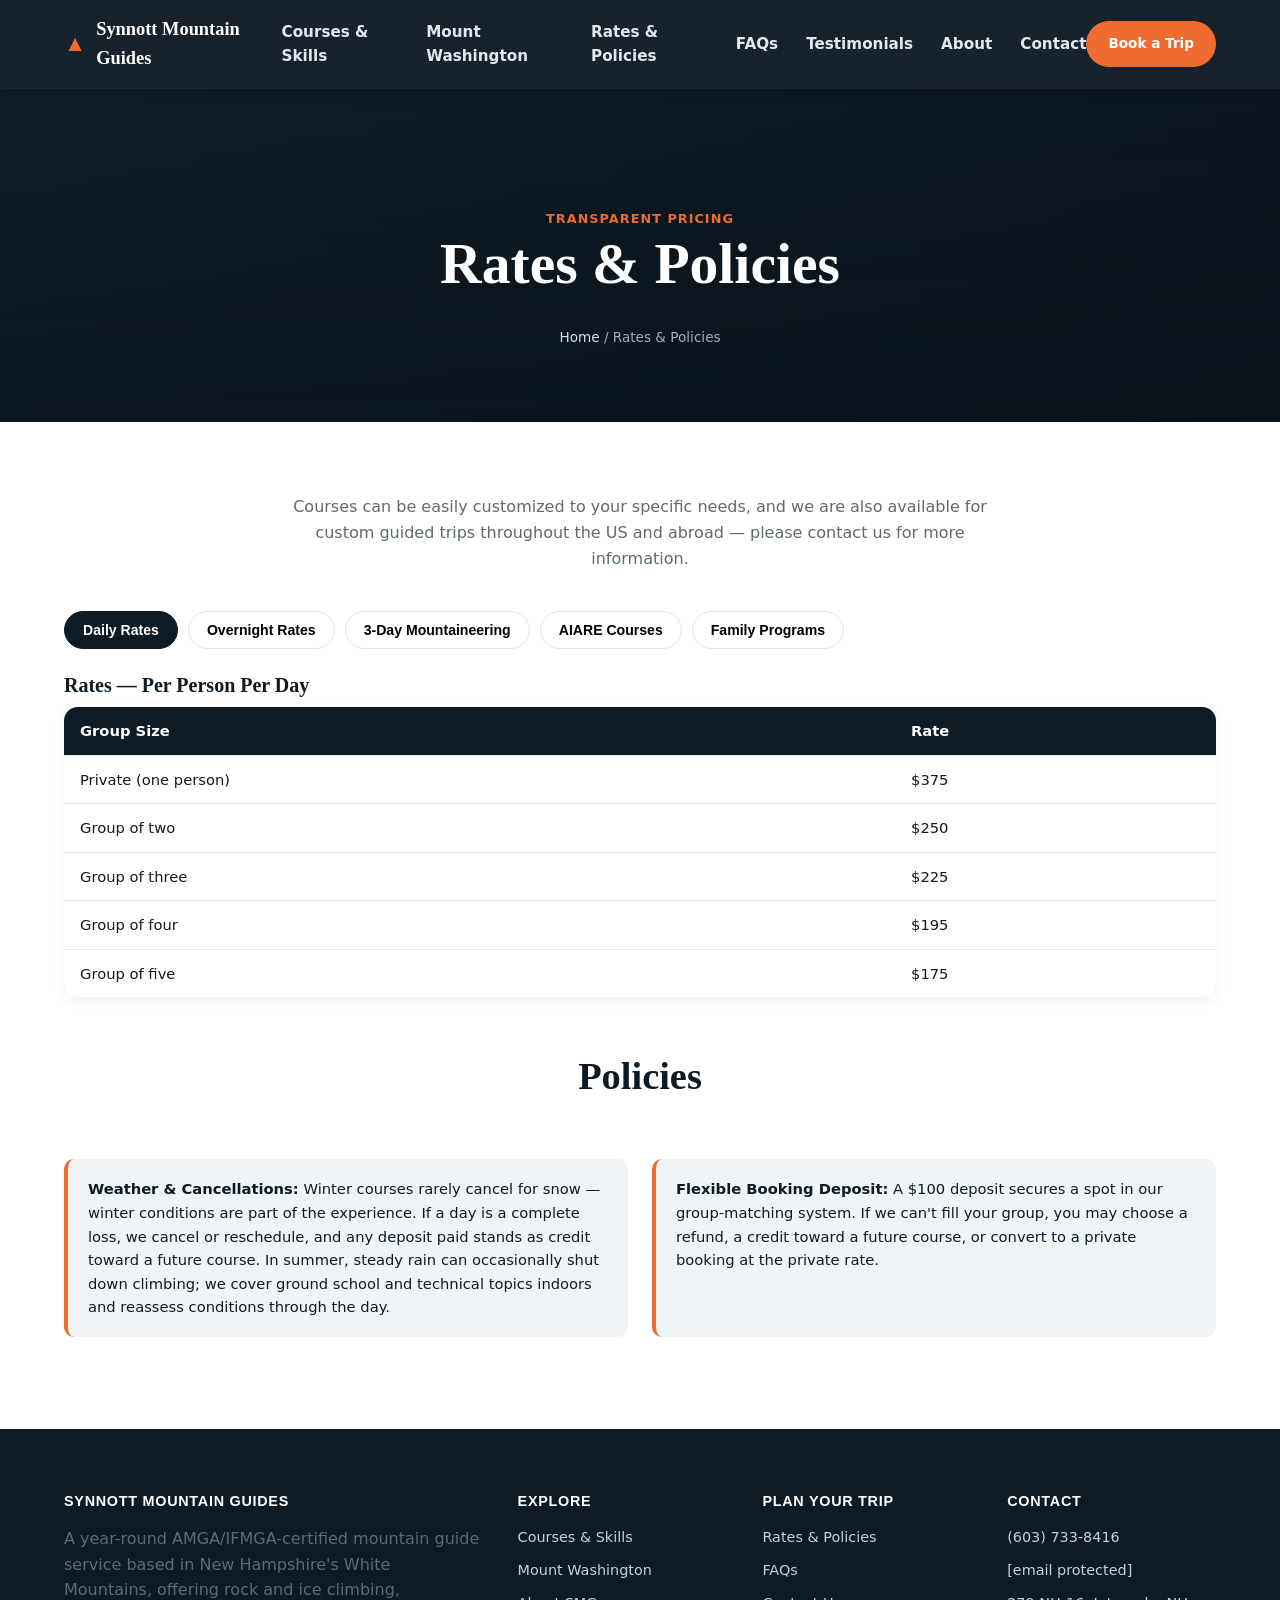
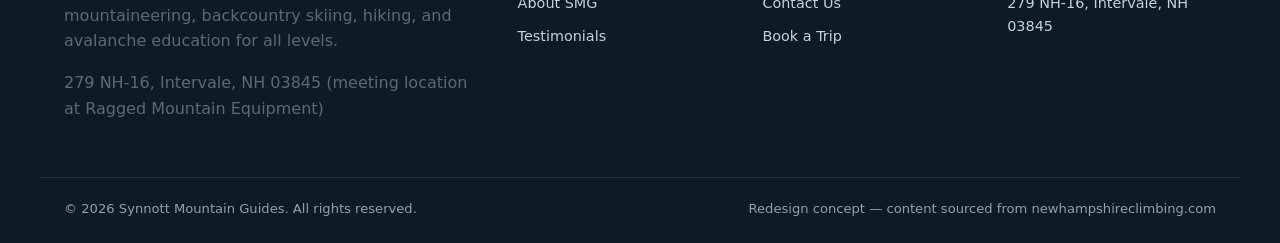
<file: rates-policies.html>
<!DOCTYPE html>
<html lang="en">
<head>
<meta charset="UTF-8">
<meta name="viewport" content="width=device-width, initial-scale=1.0">
<title>Rates & Policies | Synnott Mountain Guides</title>
<meta name="description" content="Full rates and policies for Synnott Mountain Guides courses: daily rates, overnight rates, 3-day mountaineering, AIARE avalanche courses, and family rock programs.">
<link rel="stylesheet" href="css/styles.css">
</head>
<body>
<a href="#main" class="skip-link">Skip to content</a>
<header>
  <nav class="nav">
    <a href="index.html" class="logo"><span class="peak">▲</span> Synnott Mountain Guides</a>
    <button class="menu-toggle" aria-label="Toggle menu">☰</button>
    <div class="nav-links">
      <a href="courses.html">Courses & Skills</a>
      <a href="mount-washington.html">Mount Washington</a>
      <a href="rates-policies.html">Rates & Policies</a>
      <a href="faqs.html">FAQs</a>
      <a href="testimonials.html">Testimonials</a>
      <a href="about.html">About</a>
      <a href="contact.html">Contact</a>
    </div>
    <div class="nav-cta">
      <a href="contact.html#book" class="btn btn-primary btn-sm">Book a Trip</a>
    </div>
  </nav>
</header>
<main id="main">
<section class="page-hero">
  <div class="eyebrow">Transparent Pricing</div>
  <h1>Rates & Policies</h1>
  <p class="breadcrumb"><a href="index.html">Home</a> / Rates & Policies</p>
</section>

<section class="section">
  <div class="wrap">
    <p style="text-align:center;max-width:700px;margin:0 auto 40px;color:var(--gray);">Courses can be easily customized to your specific needs, and we are also available for custom guided trips throughout the US and abroad — please <a href="contact.html">contact us</a> for more information.</p>

    <div class="tabs-wrap">
      <div class="tab-group">
        <button class="tab-btn active" data-tab="tab-daily">Daily Rates</button>
        <button class="tab-btn" data-tab="tab-overnight">Overnight Rates</button>
        <button class="tab-btn" data-tab="tab-3day">3-Day Mountaineering</button>
        <button class="tab-btn" data-tab="tab-aiare">AIARE Courses</button>
        <button class="tab-btn" data-tab="tab-family">Family Programs</button>
      </div>

      <div class="tab-panel active" id="tab-daily">
        <h3>Rates — Per Person Per Day</h3>
        <table class="rates">
          <thead><tr><th>Group Size</th><th>Rate</th></tr></thead>
          <tbody>
            <tr><td>Private (one person)</td><td>$375</td></tr>
            <tr><td>Group of two</td><td>$250</td></tr>
            <tr><td>Group of three</td><td>$225</td></tr>
            <tr><td>Group of four</td><td>$195</td></tr>
            <tr><td>Group of five</td><td>$175</td></tr>
          </tbody>
        </table>
      </div>

      <div class="tab-panel" id="tab-overnight">
        <h3>Overnight Rates — Additional Fee Per Person Per Night</h3>
        <p class="rates-note">Applies when a course includes overnights.</p>
        <table class="rates">
          <thead><tr><th>Group Size</th><th>Additional Fee/Night</th></tr></thead>
          <tbody>
            <tr><td>Private</td><td>$145</td></tr>
            <tr><td>Group of two</td><td>$130</td></tr>
            <tr><td>Group of three</td><td>$100</td></tr>
            <tr><td>Group of four</td><td>$80</td></tr>
            <tr><td>Group of five</td><td>$70</td></tr>
          </tbody>
        </table>
      </div>

      <div class="tab-panel" id="tab-3day">
        <h3>3-Day Mountaineering Courses With 1 Overnight</h3>
        <p class="rates-note">Per-person cost for mountaineering courses that include 3 days and 1 overnight.</p>
        <table class="rates">
          <thead><tr><th>Group Size</th><th>Calculation</th><th>Total Per Person</th></tr></thead>
          <tbody>
            <tr><td>Private (one person)</td><td>$375 × 3 days + $145 × 1 night</td><td>$1,270</td></tr>
            <tr><td>Group of two</td><td>$250 × 3 days + $130 × 1 night</td><td>$880</td></tr>
            <tr><td>Group of three</td><td>$225 × 3 days + $100 × 1 night</td><td>$775</td></tr>
            <tr><td>Group of four</td><td>$195 × 3 days + $80 × 1 night</td><td>$665</td></tr>
            <tr><td>Group of five</td><td>$175 × 3 days + $70 × 1 night</td><td>$595</td></tr>
          </tbody>
        </table>
      </div>

      <div class="tab-panel" id="tab-aiare">
        <h3>AIARE Avalanche Courses</h3>
        <p class="rates-note">Rates are per person.</p>
        <table class="rates">
          <thead><tr><th>Course</th><th>Rate</th></tr></thead>
          <tbody>
            <tr><td>AIARE 1</td><td>$650</td></tr>
            <tr><td>AIARE 2</td><td>$720</td></tr>
            <tr><td>AIARE Avalanche Rescue</td><td>$285</td></tr>
          </tbody>
        </table>
        <h3 style="margin-top:32px;">Mount Washington Observatory Overnights</h3>
        <p>Please <a href="contact.html">contact us</a> for current rates.</p>
      </div>

      <div class="tab-panel" id="tab-family">
        <h3>Family Rock Programs</h3>
        <p class="rates-note">For families with kids 17 and under.</p>
        <table class="rates">
          <thead><tr><th>Program</th><th>Rate</th></tr></thead>
          <tbody>
            <tr><td>Full Day (up to 6 people)</td><td>$525</td></tr>
            <tr><td>Half Day (up to 6 people)</td><td>$345</td></tr>
          </tbody>
        </table>
      </div>
    </div>

    <div class="section-head" style="margin-top:56px;">
      <h2>Policies</h2>
    </div>
    <div class="grid-2">
      <div class="callout">
        <strong>Weather & Cancellations:</strong> Winter courses rarely cancel for snow — winter conditions are part of the experience. If a day is a complete loss, we cancel or reschedule, and any deposit paid stands as credit toward a future course. In summer, steady rain can occasionally shut down climbing; we cover ground school and technical topics indoors and reassess conditions through the day.
      </div>
      <div class="callout">
        <strong>Flexible Booking Deposit:</strong> A $100 deposit secures a spot in our group-matching system. If we can't fill your group, you may choose a refund, a credit toward a future course, or convert to a private booking at the private rate.
      </div>
    </div>
  </div>
</section>
</main><footer>
  <div class="wrap">
    <div class="footer-grid">
      <div>
        <h4>Synnott Mountain Guides</h4>
        <p>A year-round AMGA/IFMGA-certified mountain guide service based in New Hampshire's White Mountains, offering rock and ice climbing, mountaineering, backcountry skiing, hiking, and avalanche education for all levels.</p>
        <p>279 NH-16, Intervale, NH 03845 (meeting location at Ragged Mountain Equipment)</p>
      </div>
      <div>
        <h4>Explore</h4>
        <ul>
          <li><a href="courses.html">Courses & Skills</a></li>
          <li><a href="mount-washington.html">Mount Washington</a></li>
          <li><a href="about.html">About SMG</a></li>
          <li><a href="testimonials.html">Testimonials</a></li>
        </ul>
      </div>
      <div>
        <h4>Plan Your Trip</h4>
        <ul>
          <li><a href="rates-policies.html">Rates & Policies</a></li>
          <li><a href="faqs.html">FAQs</a></li>
          <li><a href="contact.html">Contact Us</a></li>
          <li><a href="contact.html#book">Book a Trip</a></li>
        </ul>
      </div>
      <div>
        <h4>Contact</h4>
        <ul>
          <li>(603) 733-8416</li>
          <li><a href="mailto:[email protected]">[email protected]</a></li>
          <li>279 NH-16, Intervale, NH 03845</li>
        </ul>
      </div>
    </div>
  </div>
  <div class="footer-bottom">
    <span>&copy; 2026 Synnott Mountain Guides. All rights reserved.</span>
    <span>Redesign concept — content sourced from newhampshireclimbing.com</span>
  </div>
</footer>
<div class="sticky-book">
  <strong>Ready to climb?</strong>
  <a href="contact.html#book" class="btn btn-primary btn-sm">Book a Trip</a>
</div>
<script src="js/main.js"></script>
</body></html>
</file>
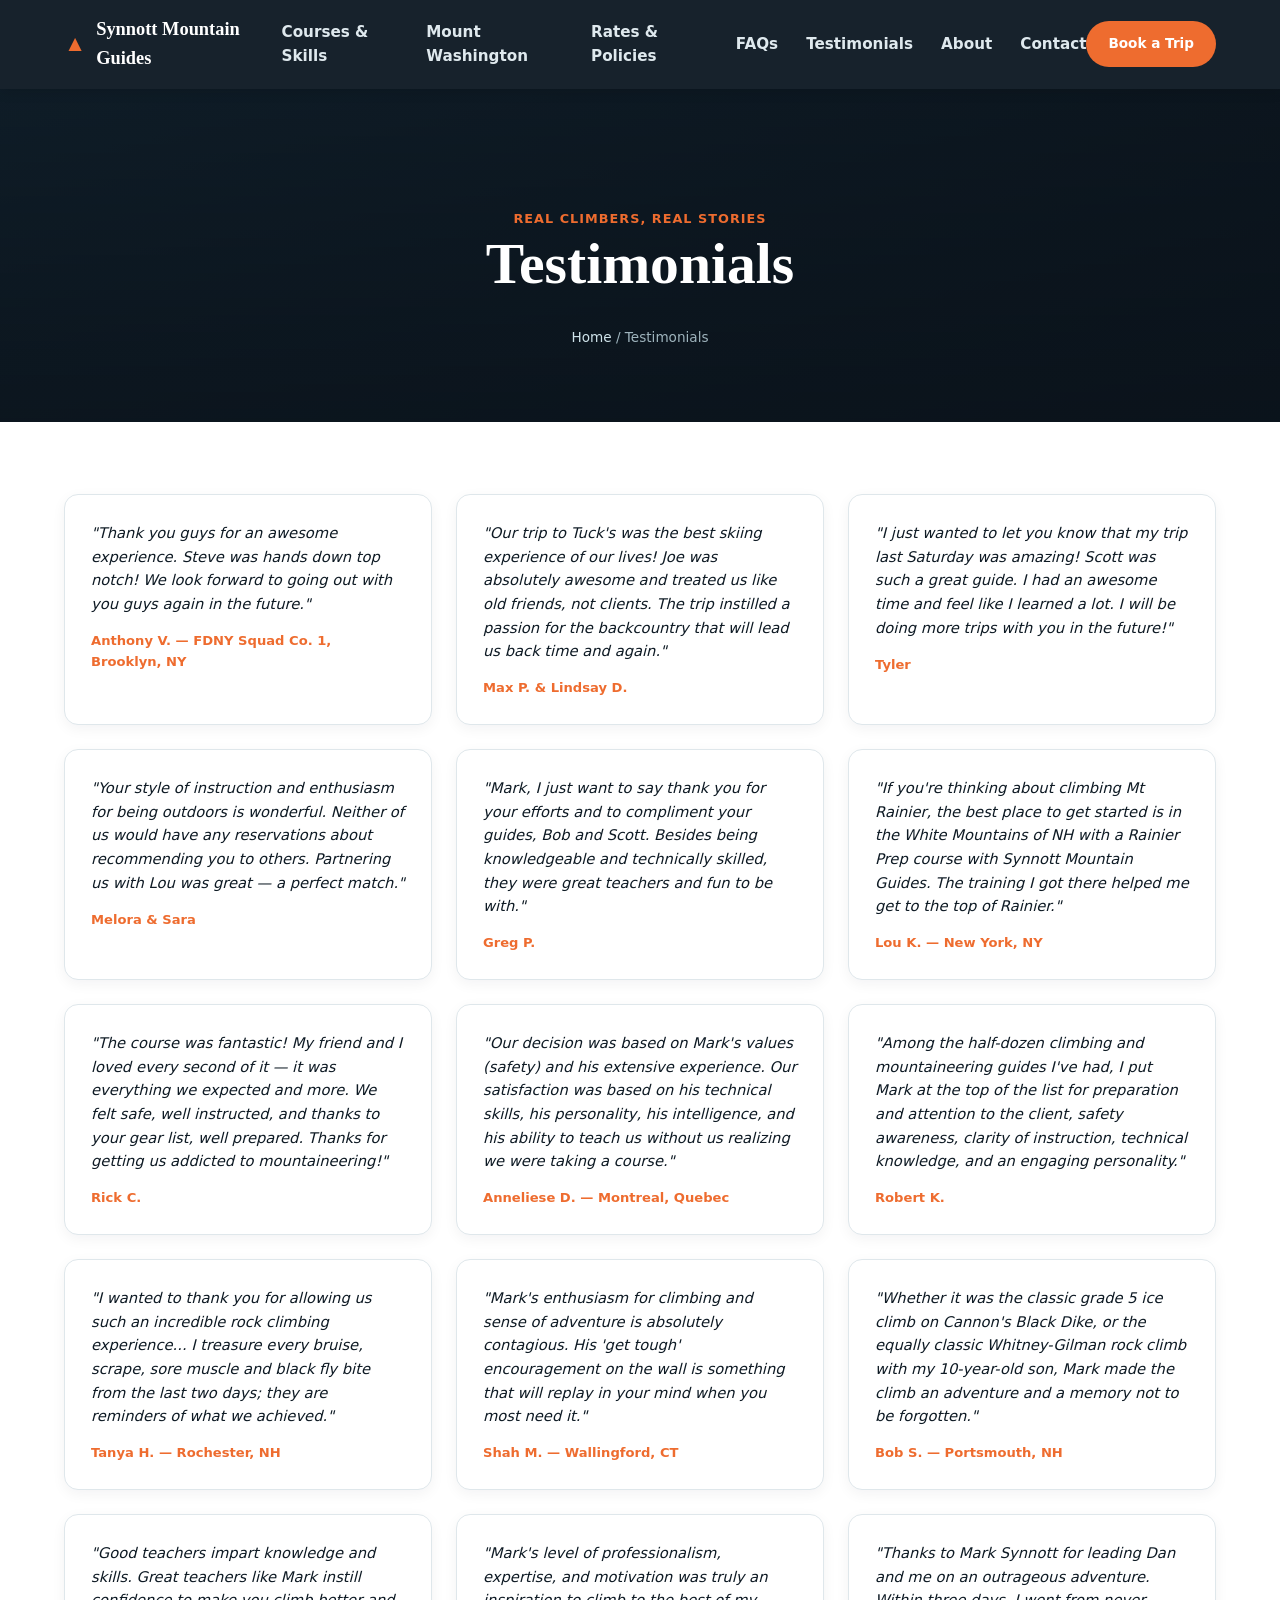
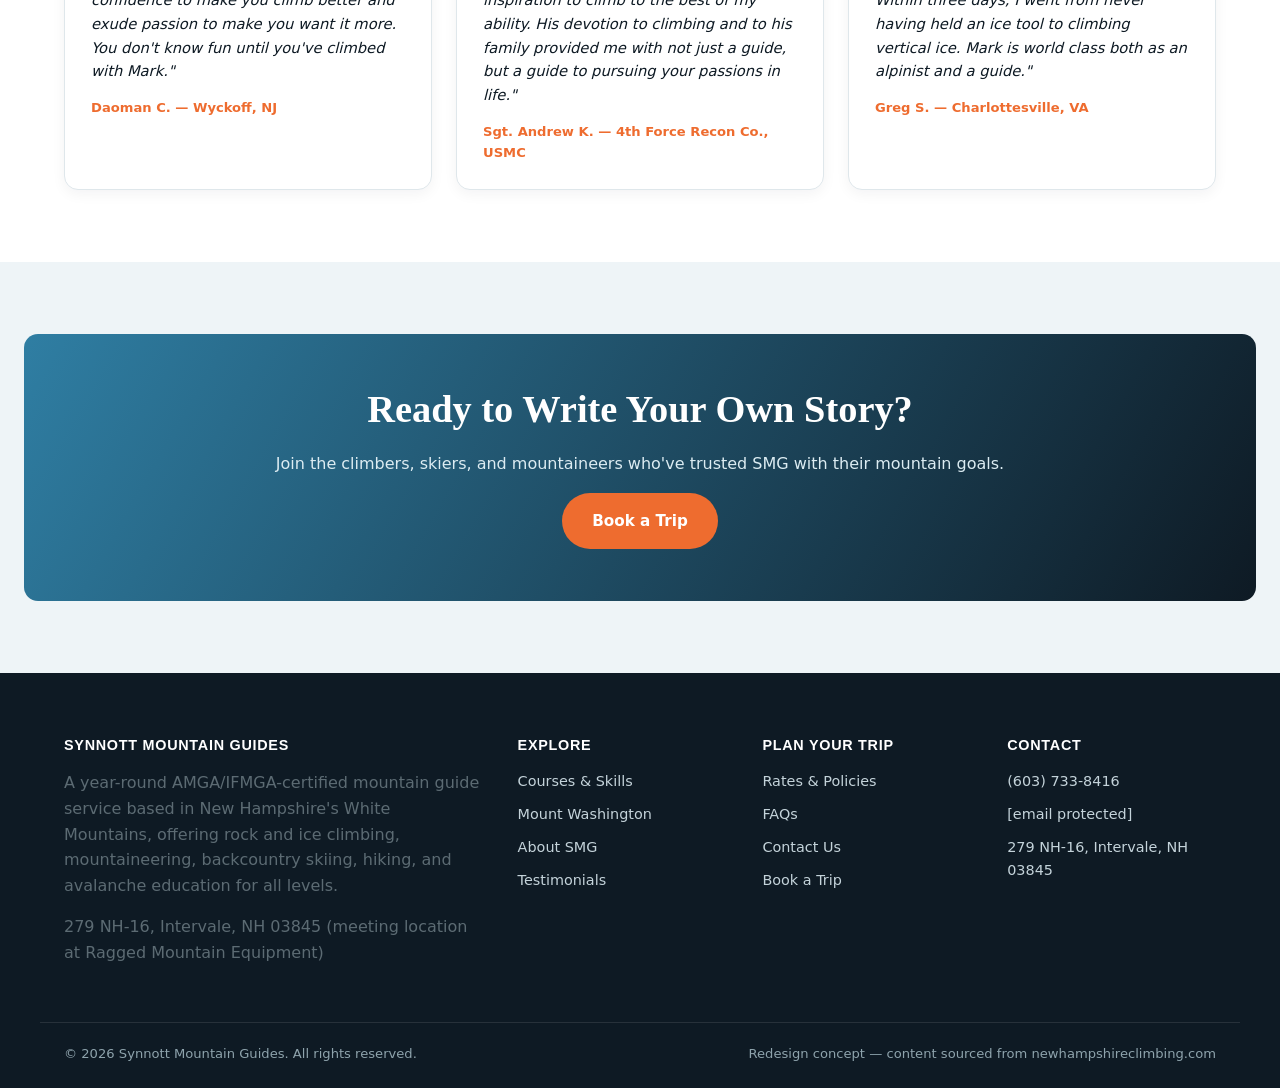
<file: testimonials.html>
<!DOCTYPE html>
<html lang="en">
<head>
<meta charset="UTF-8">
<meta name="viewport" content="width=device-width, initial-scale=1.0">
<title>Testimonials | Synnott Mountain Guides</title>
<meta name="description" content="Read testimonials from climbers, skiers, and mountaineers who have guided with Synnott Mountain Guides in New Hampshire's White Mountains.">
<link rel="stylesheet" href="css/styles.css">
</head>
<body>
<a href="#main" class="skip-link">Skip to content</a>
<header>
  <nav class="nav">
    <a href="index.html" class="logo"><span class="peak">▲</span> Synnott Mountain Guides</a>
    <button class="menu-toggle" aria-label="Toggle menu">☰</button>
    <div class="nav-links">
      <a href="courses.html">Courses & Skills</a>
      <a href="mount-washington.html">Mount Washington</a>
      <a href="rates-policies.html">Rates & Policies</a>
      <a href="faqs.html">FAQs</a>
      <a href="testimonials.html">Testimonials</a>
      <a href="about.html">About</a>
      <a href="contact.html">Contact</a>
    </div>
    <div class="nav-cta">
      <a href="contact.html#book" class="btn btn-primary btn-sm">Book a Trip</a>
    </div>
  </nav>
</header>
<main id="main">
<section class="page-hero">
  <div class="eyebrow">Real Climbers, Real Stories</div>
  <h1>Testimonials</h1>
  <p class="breadcrumb"><a href="index.html">Home</a> / Testimonials</p>
</section>

<section class="section">
  <div class="wrap">
    <div class="testi-grid">
      <div class="testi-card"><p>"Thank you guys for an awesome experience. Steve was hands down top notch! We look forward to going out with you guys again in the future."</p><div class="who">Anthony V. — FDNY Squad Co. 1, Brooklyn, NY</div></div>
      <div class="testi-card"><p>"Our trip to Tuck's was the best skiing experience of our lives! Joe was absolutely awesome and treated us like old friends, not clients. The trip instilled a passion for the backcountry that will lead us back time and again."</p><div class="who">Max P. & Lindsay D.</div></div>
      <div class="testi-card"><p>"I just wanted to let you know that my trip last Saturday was amazing! Scott was such a great guide. I had an awesome time and feel like I learned a lot. I will be doing more trips with you in the future!"</p><div class="who">Tyler</div></div>
      <div class="testi-card"><p>"Your style of instruction and enthusiasm for being outdoors is wonderful. Neither of us would have any reservations about recommending you to others. Partnering us with Lou was great — a perfect match."</p><div class="who">Melora & Sara</div></div>
      <div class="testi-card"><p>"Mark, I just want to say thank you for your efforts and to compliment your guides, Bob and Scott. Besides being knowledgeable and technically skilled, they were great teachers and fun to be with."</p><div class="who">Greg P.</div></div>
      <div class="testi-card"><p>"If you're thinking about climbing Mt Rainier, the best place to get started is in the White Mountains of NH with a Rainier Prep course with Synnott Mountain Guides. The training I got there helped me get to the top of Rainier."</p><div class="who">Lou K. — New York, NY</div></div>
      <div class="testi-card"><p>"The course was fantastic! My friend and I loved every second of it — it was everything we expected and more. We felt safe, well instructed, and thanks to your gear list, well prepared. Thanks for getting us addicted to mountaineering!"</p><div class="who">Rick C.</div></div>
      <div class="testi-card"><p>"Our decision was based on Mark's values (safety) and his extensive experience. Our satisfaction was based on his technical skills, his personality, his intelligence, and his ability to teach us without us realizing we were taking a course."</p><div class="who">Anneliese D. — Montreal, Quebec</div></div>
      <div class="testi-card"><p>"Among the half-dozen climbing and mountaineering guides I've had, I put Mark at the top of the list for preparation and attention to the client, safety awareness, clarity of instruction, technical knowledge, and an engaging personality."</p><div class="who">Robert K.</div></div>
      <div class="testi-card"><p>"I wanted to thank you for allowing us such an incredible rock climbing experience... I treasure every bruise, scrape, sore muscle and black fly bite from the last two days; they are reminders of what we achieved."</p><div class="who">Tanya H. — Rochester, NH</div></div>
      <div class="testi-card"><p>"Mark's enthusiasm for climbing and sense of adventure is absolutely contagious. His 'get tough' encouragement on the wall is something that will replay in your mind when you most need it."</p><div class="who">Shah M. — Wallingford, CT</div></div>
      <div class="testi-card"><p>"Whether it was the classic grade 5 ice climb on Cannon's Black Dike, or the equally classic Whitney-Gilman rock climb with my 10-year-old son, Mark made the climb an adventure and a memory not to be forgotten."</p><div class="who">Bob S. — Portsmouth, NH</div></div>
      <div class="testi-card"><p>"Good teachers impart knowledge and skills. Great teachers like Mark instill confidence to make you climb better and exude passion to make you want it more. You don't know fun until you've climbed with Mark."</p><div class="who">Daoman C. — Wyckoff, NJ</div></div>
      <div class="testi-card"><p>"Mark's level of professionalism, expertise, and motivation was truly an inspiration to climb to the best of my ability. His devotion to climbing and to his family provided me with not just a guide, but a guide to pursuing your passions in life."</p><div class="who">Sgt. Andrew K. — 4th Force Recon Co., USMC</div></div>
      <div class="testi-card"><p>"Thanks to Mark Synnott for leading Dan and me on an outrageous adventure. Within three days, I went from never having held an ice tool to climbing vertical ice. Mark is world class both as an alpinist and a guide."</p><div class="who">Greg S. — Charlottesville, VA</div></div>
    </div>
  </div>
</section>

<section class="section bg-alt">
  <div class="cta-banner" style="background:linear-gradient(120deg,var(--glacier-dark),var(--navy));">
    <h2>Ready to Write Your Own Story?</h2>
    <p>Join the climbers, skiers, and mountaineers who've trusted SMG with their mountain goals.</p>
    <a href="contact.html#book" class="btn btn-primary">Book a Trip</a>
  </div>
</section>
</main><footer>
  <div class="wrap">
    <div class="footer-grid">
      <div>
        <h4>Synnott Mountain Guides</h4>
        <p>A year-round AMGA/IFMGA-certified mountain guide service based in New Hampshire's White Mountains, offering rock and ice climbing, mountaineering, backcountry skiing, hiking, and avalanche education for all levels.</p>
        <p>279 NH-16, Intervale, NH 03845 (meeting location at Ragged Mountain Equipment)</p>
      </div>
      <div>
        <h4>Explore</h4>
        <ul>
          <li><a href="courses.html">Courses & Skills</a></li>
          <li><a href="mount-washington.html">Mount Washington</a></li>
          <li><a href="about.html">About SMG</a></li>
          <li><a href="testimonials.html">Testimonials</a></li>
        </ul>
      </div>
      <div>
        <h4>Plan Your Trip</h4>
        <ul>
          <li><a href="rates-policies.html">Rates & Policies</a></li>
          <li><a href="faqs.html">FAQs</a></li>
          <li><a href="contact.html">Contact Us</a></li>
          <li><a href="contact.html#book">Book a Trip</a></li>
        </ul>
      </div>
      <div>
        <h4>Contact</h4>
        <ul>
          <li>(603) 733-8416</li>
          <li><a href="mailto:[email protected]">[email protected]</a></li>
          <li>279 NH-16, Intervale, NH 03845</li>
        </ul>
      </div>
    </div>
  </div>
  <div class="footer-bottom">
    <span>&copy; 2026 Synnott Mountain Guides. All rights reserved.</span>
    <span>Redesign concept — content sourced from newhampshireclimbing.com</span>
  </div>
</footer>
<div class="sticky-book">
  <strong>Ready to climb?</strong>
  <a href="contact.html#book" class="btn btn-primary btn-sm">Book a Trip</a>
</div>
<script src="js/main.js"></script>
</body></html>
</file>
<file: css/styles.css>
:root{
  --navy:#0e1a24;
  --charcoal:#16232c;
  --ice:#eef4f7;
  --glacier:#4fa3c7;
  --glacier-dark:#2f7ea3;
  --orange:#ee6c2f;
  --orange-dark:#d1571e;
  --white:#ffffff;
  --gray:#5c6b73;
  --line:#dfe7eb;
  --radius:14px;
  --shadow:0 10px 30px rgba(14,26,36,.12);
  --maxw:1200px;
  font-size:16px;
}
*{box-sizing:border-box;}
html{scroll-behavior:smooth;}
body{
  margin:0;
  font-family:'Segoe UI',system-ui,-apple-system,Helvetica,Arial,sans-serif;
  color:var(--navy);
  background:var(--white);
  line-height:1.6;
}
img{max-width:100%;display:block;}
a{color:inherit;text-decoration:none;}
.wrap{max-width:var(--maxw);margin:0 auto;padding:0 24px;}
h1,h2,h3,h4{font-family:Georgia,'Times New Roman',serif;line-height:1.2;margin:0 0 .5em;}
h1{font-size:clamp(2.2rem,5vw,3.6rem);}
h2{font-size:clamp(1.7rem,3.2vw,2.4rem);}
h3{font-size:1.25rem;}
p{margin:0 0 1em;color:var(--gray);}
.section{padding:72px 0;}
.section.tight{padding:48px 0;}
.section-head{text-align:center;max-width:720px;margin:0 auto 40px;}
.section-head .eyebrow{color:var(--orange);font-weight:700;letter-spacing:.08em;text-transform:uppercase;font-size:.8rem;}
.section-head p{color:var(--gray);}
.bg-alt{background:var(--ice);}
.bg-dark{background:var(--navy);color:var(--white);}
.bg-dark p, .bg-dark .gray{color:#c4d3da;}
.btn{
  display:inline-flex;align-items:center;justify-content:center;gap:8px;
  padding:14px 28px;border-radius:999px;font-weight:700;font-size:.95rem;
  border:2px solid transparent;cursor:pointer;transition:all .2s ease;white-space:nowrap;
}
.btn-primary{background:var(--orange);color:var(--white);}
.btn-primary:hover{background:var(--orange-dark);transform:translateY(-2px);}
.btn-outline{background:transparent;border-color:var(--white);color:var(--white);}
.btn-outline:hover{background:var(--white);color:var(--navy);}
.btn-outline-dark{background:transparent;border-color:var(--navy);color:var(--navy);}
.btn-outline-dark:hover{background:var(--navy);color:var(--white);}
.btn-sm{padding:10px 20px;font-size:.85rem;}

/* HEADER */
header{
  position:sticky;top:0;z-index:1000;background:rgba(14,26,36,.96);
  backdrop-filter:blur(6px);box-shadow:0 2px 12px rgba(0,0,0,.15);
}
.nav{display:flex;align-items:center;justify-content:space-between;padding:14px 24px;max-width:var(--maxw);margin:0 auto;}
.logo{display:flex;align-items:center;gap:10px;color:var(--white);font-family:Georgia,serif;font-size:1.15rem;font-weight:700;}
.logo .peak{color:var(--orange);font-size:1.4rem;}
.nav-links{display:flex;align-items:center;gap:28px;}
.nav-links a{color:#dfe9ee;font-weight:600;font-size:.95rem;position:relative;padding:6px 0;}
.nav-links a:hover{color:var(--white);}
.nav-links a::after{content:"";position:absolute;bottom:0;left:0;width:0;height:2px;background:var(--orange);transition:width .2s;}
.nav-links a:hover::after{width:100%;}
.nav-cta{display:flex;align-items:center;gap:14px;}
.menu-toggle{display:none;background:none;border:none;color:var(--white);font-size:1.6rem;cursor:pointer;}
@media(max-width:900px){
  .nav-links{position:fixed;top:64px;left:0;right:0;background:var(--navy);flex-direction:column;
    align-items:flex-start;padding:20px 24px;gap:16px;transform:translateY(-120%);opacity:0;
    transition:all .25s ease;border-bottom:1px solid rgba(255,255,255,.1);}
  .nav-links.open{transform:translateY(0);opacity:1;}
  .menu-toggle{display:block;}
  .nav-cta .btn-sm{display:none;}
}

/* HERO */
.hero{
  position:relative;min-height:88vh;display:flex;align-items:center;color:var(--white);
  background:linear-gradient(180deg,rgba(10,18,26,.55),rgba(10,18,26,.85)),
    linear-gradient(120deg,#1c3b4e,#0e1a24 60%);
  overflow:hidden;
}
.hero::before{
  content:"";position:absolute;inset:0;opacity:.5;
  background:radial-gradient(circle at 20% 30%, rgba(79,163,199,.35), transparent 45%),
             radial-gradient(circle at 80% 70%, rgba(238,108,47,.25), transparent 45%);
}
.hero-content{position:relative;z-index:2;padding:120px 24px 80px;max-width:800px;margin:0 auto;text-align:center;}
.hero-content .eyebrow{color:var(--orange);font-weight:700;text-transform:uppercase;letter-spacing:.1em;font-size:.85rem;}
.hero-content p.lead{color:#e7eef1;font-size:1.15rem;max-width:600px;margin:0 auto 28px;}
.hero-actions{display:flex;gap:16px;justify-content:center;flex-wrap:wrap;margin-top:8px;}
.hero-stats{display:flex;gap:36px;justify-content:center;margin-top:56px;flex-wrap:wrap;}
.hero-stats div{text-align:center;}
.hero-stats strong{display:block;font-size:1.8rem;font-family:Georgia,serif;color:var(--orange);}
.hero-stats span{font-size:.85rem;color:#c4d3da;text-transform:uppercase;letter-spacing:.04em;}

/* ACTIVITY SELECTOR */
.activity-grid{display:grid;grid-template-columns:repeat(3,1fr);gap:20px;}
@media(max-width:900px){.activity-grid{grid-template-columns:repeat(2,1fr);}}
@media(max-width:560px){.activity-grid{grid-template-columns:1fr;}}
.activity-card{
  background:var(--white);border:1px solid var(--line);border-radius:var(--radius);
  padding:28px 22px;text-align:center;transition:transform .2s,box-shadow .2s;cursor:pointer;
}
.activity-card:hover{transform:translateY(-6px);box-shadow:var(--shadow);}
.activity-card .icon{font-size:2rem;margin-bottom:10px;}
.activity-card h3{margin-bottom:6px;font-size:1.05rem;}
.activity-card p{font-size:.88rem;margin-bottom:0;}

/* TRIP CARDS */
.trip-grid{display:grid;grid-template-columns:repeat(3,1fr);gap:28px;}
@media(max-width:1000px){.trip-grid{grid-template-columns:repeat(2,1fr);}}
@media(max-width:640px){.trip-grid{grid-template-columns:1fr;}}
.trip-card{
  background:var(--white);border-radius:var(--radius);overflow:hidden;border:1px solid var(--line);
  box-shadow:0 4px 14px rgba(14,26,36,.06);transition:transform .2s,box-shadow .2s;display:flex;flex-direction:column;
}
.trip-card:hover{transform:translateY(-5px);box-shadow:var(--shadow);}
.trip-img{height:170px;background:linear-gradient(135deg,var(--glacier),var(--navy));position:relative;}
.trip-img span{position:absolute;top:14px;left:14px;background:var(--orange);color:#fff;font-size:.72rem;
  font-weight:700;padding:5px 10px;border-radius:999px;text-transform:uppercase;letter-spacing:.03em;}
.trip-body{padding:20px 20px 22px;display:flex;flex-direction:column;flex:1;}
.trip-body h3{margin-bottom:8px;}
.trip-body p{font-size:.92rem;flex:1;}
.trip-meta{display:flex;flex-wrap:wrap;gap:8px;margin:10px 0 14px;}
.trip-meta span{font-size:.78rem;background:var(--ice);color:var(--navy);padding:4px 10px;border-radius:999px;font-weight:600;}
.trip-footer{display:flex;align-items:center;justify-content:space-between;margin-top:auto;}
.trip-price{font-weight:700;color:var(--glacier-dark);}
.trip-price small{display:block;color:var(--gray);font-weight:400;font-size:.75rem;}

/* WHY / FEATURES */
.feature-grid{display:grid;grid-template-columns:repeat(4,1fr);gap:24px;}
@media(max-width:900px){.feature-grid{grid-template-columns:repeat(2,1fr);}}
@media(max-width:560px){.feature-grid{grid-template-columns:1fr;}}
.feature{text-align:center;padding:10px;}
.feature .icon{width:56px;height:56px;border-radius:50%;background:var(--glacier);color:#fff;
  display:flex;align-items:center;justify-content:center;font-size:1.4rem;margin:0 auto 14px;}
.feature h3{font-size:1rem;margin-bottom:6px;}
.feature p{font-size:.88rem;}

/* SPLIT SECTION */
.split{display:grid;grid-template-columns:1fr 1fr;gap:48px;align-items:center;}
@media(max-width:860px){.split{grid-template-columns:1fr;}}
.split-media{border-radius:var(--radius);min-height:340px;background:linear-gradient(135deg,#2f7ea3,#0e1a24);
  display:flex;align-items:center;justify-content:center;color:#fff;font-family:Georgia,serif;font-size:1.1rem;text-align:center;padding:20px;}
.split ul{padding-left:0;list-style:none;margin:0 0 24px;}
.split ul li{padding-left:28px;position:relative;margin-bottom:12px;color:var(--gray);}
.split ul li::before{content:"✓";position:absolute;left:0;top:0;color:var(--orange);font-weight:700;}

/* TESTIMONIALS */
.testi-grid{display:grid;grid-template-columns:repeat(3,1fr);gap:24px;}
@media(max-width:900px){.testi-grid{grid-template-columns:repeat(2,1fr);}}
@media(max-width:640px){.testi-grid{grid-template-columns:1fr;}}
.testi-card{background:var(--white);border-radius:var(--radius);padding:26px;border:1px solid var(--line);
  box-shadow:0 4px 14px rgba(14,26,36,.05);}
.testi-card p{font-size:.92rem;font-style:italic;color:var(--navy);}
.testi-card .who{font-size:.82rem;color:var(--orange);font-weight:700;margin-top:10px;}

/* TABLE / RATES */
table.rates{width:100%;border-collapse:collapse;background:#fff;border-radius:var(--radius);overflow:hidden;
  box-shadow:0 4px 14px rgba(14,26,36,.06);}
table.rates th,table.rates td{padding:12px 16px;text-align:left;border-bottom:1px solid var(--line);font-size:.92rem;}
table.rates th{background:var(--navy);color:#fff;font-weight:600;}
table.rates tr:last-child td{border-bottom:none;}
.rates-note{font-size:.85rem;color:var(--gray);margin-top:10px;}
.tab-group{display:flex;gap:10px;flex-wrap:wrap;margin-bottom:24px;}
.tab-btn{padding:10px 18px;border-radius:999px;border:1px solid var(--line);background:#fff;cursor:pointer;font-weight:600;font-size:.88rem;}
.tab-btn.active{background:var(--navy);color:#fff;border-color:var(--navy);}
.tab-panel{display:none;}
.tab-panel.active{display:block;}

/* FAQ ACCORDION */
.faq-item{border-bottom:1px solid var(--line);}
.faq-q{width:100%;text-align:left;background:none;border:none;padding:18px 0;font-weight:700;font-size:1rem;
  display:flex;justify-content:space-between;align-items:center;cursor:pointer;color:var(--navy);}
.faq-q .plus{color:var(--orange);font-size:1.3rem;transition:transform .2s;}
.faq-item.open .plus{transform:rotate(45deg);}
.faq-a{max-height:0;overflow:hidden;transition:max-height .25s ease;}
.faq-a p{padding:0 0 18px;font-size:.94rem;}

/* BOOKING FLOW */
.steps{display:grid;grid-template-columns:repeat(5,1fr);gap:16px;}
@media(max-width:900px){.steps{grid-template-columns:repeat(2,1fr);}}
@media(max-width:560px){.steps{grid-template-columns:1fr;}}
.step{background:#fff;border:1px solid var(--line);border-radius:var(--radius);padding:22px 18px;text-align:center;}
.step .num{width:36px;height:36px;border-radius:50%;background:var(--orange);color:#fff;font-weight:700;
  display:flex;align-items:center;justify-content:center;margin:0 auto 12px;}
.step h4{font-size:.95rem;margin-bottom:6px;}
.step p{font-size:.82rem;margin:0;}

/* CONTACT / FORM */
.contact-grid{display:grid;grid-template-columns:1fr 1fr;gap:40px;}
@media(max-width:860px){.contact-grid{grid-template-columns:1fr;}}
.contact-info p{color:#c4d3da;}
.contact-info .item{display:flex;gap:14px;margin-bottom:18px;align-items:flex-start;}
.contact-info .item .ic{color:var(--orange);font-size:1.2rem;}
form.book-form{display:grid;gap:14px;}
form.book-form input, form.book-form select, form.book-form textarea{
  padding:13px 14px;border-radius:10px;border:1px solid var(--line);font-size:.95rem;font-family:inherit;width:100%;
}
form.book-form label{font-size:.82rem;font-weight:700;color:var(--navy);margin-bottom:4px;display:block;}
.form-row{display:grid;grid-template-columns:1fr 1fr;gap:14px;}
@media(max-width:560px){.form-row{grid-template-columns:1fr;}}

/* CTA BANNER */
.cta-banner{background:linear-gradient(120deg,var(--glacier-dark),var(--navy));color:#fff;border-radius:var(--radius);
  padding:52px 40px;text-align:center;margin:0 24px;}
.cta-banner h2{color:#fff;}
.cta-banner p{color:#dcecf2;}

/* FOOTER */
footer{background:var(--navy);color:#c4d3da;padding:64px 0 24px;}
.footer-grid{display:grid;grid-template-columns:2fr 1fr 1fr 1fr;gap:36px;margin-bottom:40px;}
@media(max-width:860px){.footer-grid{grid-template-columns:repeat(2,1fr);}}
@media(max-width:560px){.footer-grid{grid-template-columns:1fr;}}
footer h4{color:#fff;font-family:'Segoe UI',sans-serif;font-size:.9rem;text-transform:uppercase;letter-spacing:.05em;margin-bottom:16px;}
footer ul{list-style:none;padding:0;margin:0;}
footer li{margin-bottom:10px;font-size:.9rem;}
footer a:hover{color:var(--orange);}
.footer-bottom{border-top:1px solid rgba(255,255,255,.1);padding-top:20px;display:flex;justify-content:space-between;
  flex-wrap:wrap;gap:10px;font-size:.82rem;color:#8ea3ac;max-width:var(--maxw);margin:0 auto;padding-left:24px;padding-right:24px;}

/* PAGE HEADER (subpages) */
.page-hero{background:linear-gradient(180deg,rgba(10,18,26,.75),rgba(10,18,26,.9)),linear-gradient(120deg,#1c3b4e,#0e1a24);
  color:#fff;padding:120px 24px 60px;text-align:center;}
.page-hero .eyebrow{color:var(--orange);text-transform:uppercase;font-weight:700;letter-spacing:.08em;font-size:.8rem;}
.breadcrumb{font-size:.85rem;color:#9fb4bd;margin-top:10px;}
.breadcrumb a{color:#cfe3ea;}

.badge-row{display:flex;gap:10px;flex-wrap:wrap;justify-content:center;margin-top:18px;}
.badge{background:rgba(255,255,255,.1);padding:6px 14px;border-radius:999px;font-size:.8rem;font-weight:600;}

.grid-2{display:grid;grid-template-columns:1fr 1fr;gap:24px;}
@media(max-width:760px){.grid-2{grid-template-columns:1fr;}}

.callout{background:var(--ice);border-left:4px solid var(--orange);padding:18px 20px;border-radius:10px;font-size:.92rem;color:var(--navy);margin:20px 0;}

.skip-link{position:absolute;left:-999px;top:0;background:#fff;padding:10px;z-index:2000;}
.skip-link:focus{left:10px;}

.sticky-book{position:fixed;bottom:0;left:0;right:0;background:var(--navy);padding:12px 20px;display:none;
  align-items:center;justify-content:space-between;z-index:999;box-shadow:0 -4px 14px rgba(0,0,0,.2);}
.sticky-book strong{color:#fff;font-size:.9rem;}
@media(max-width:760px){.sticky-book.show{display:flex;}}
</file>
